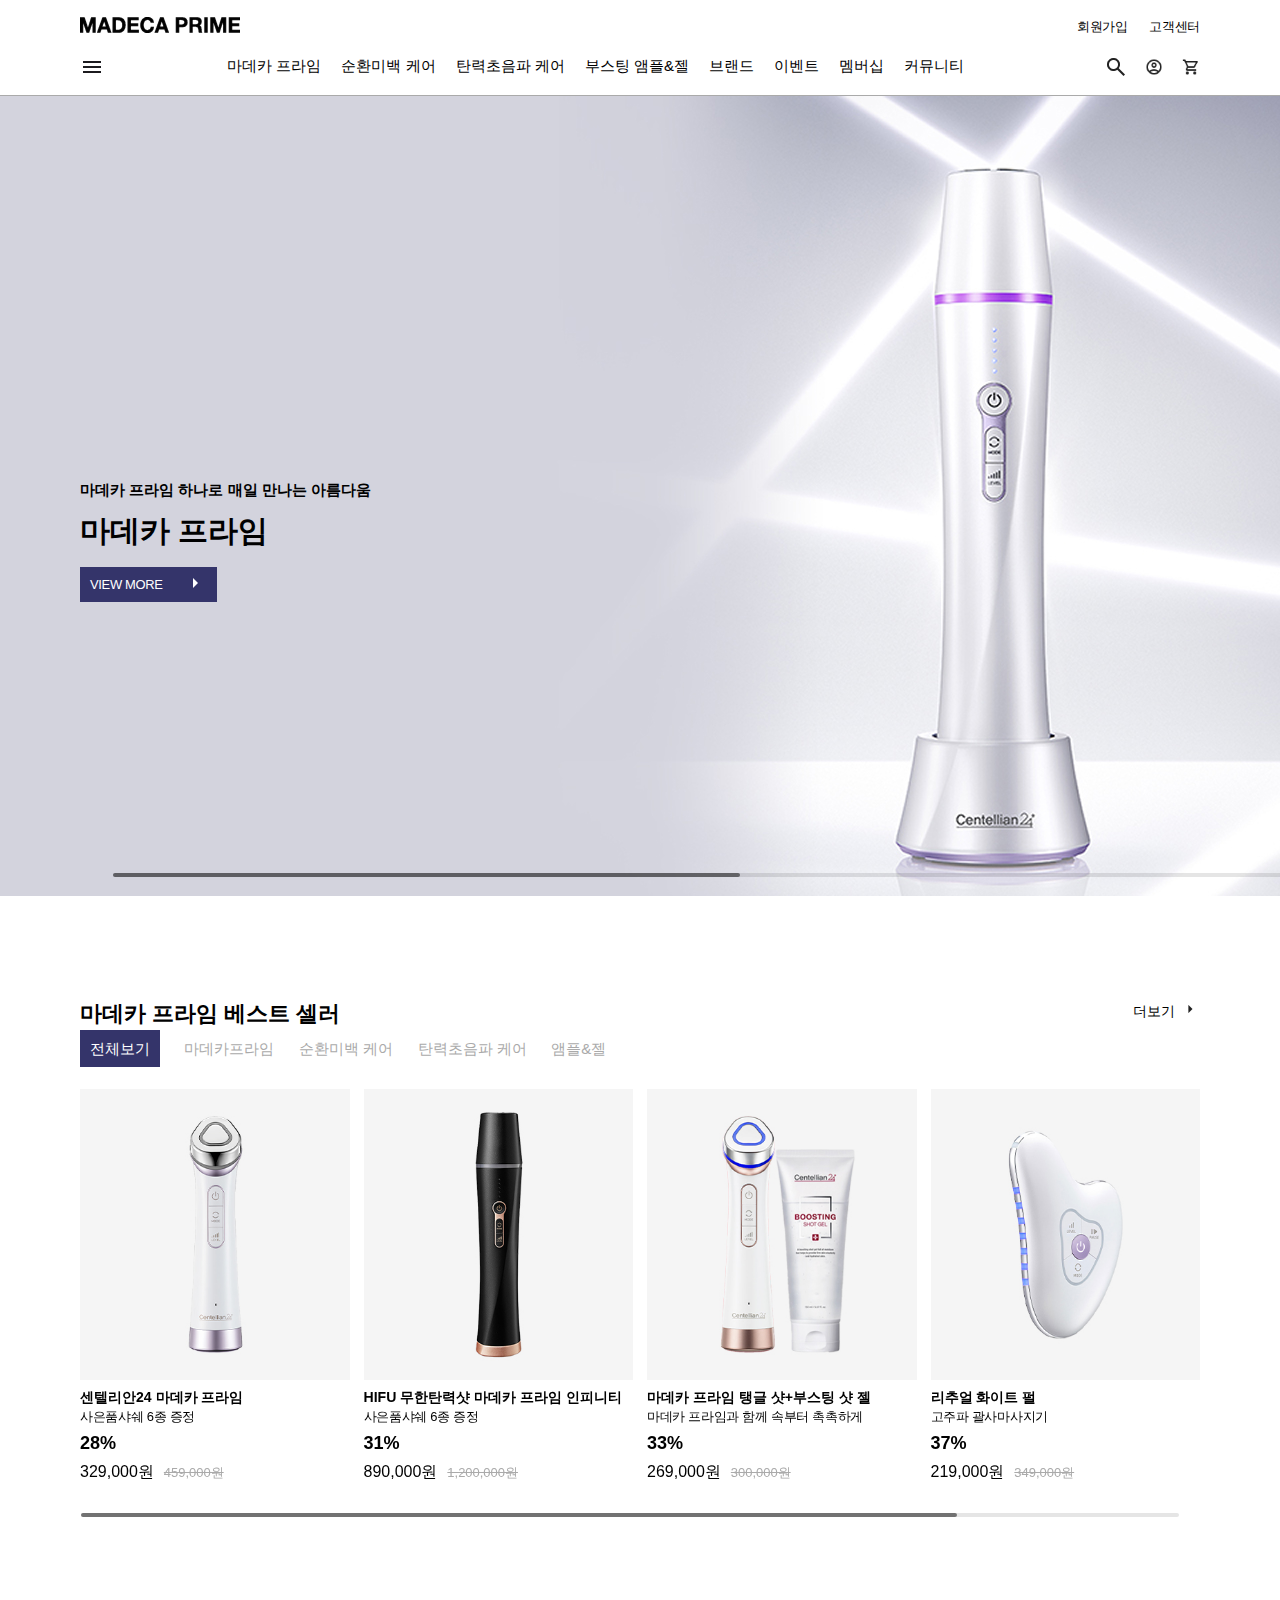
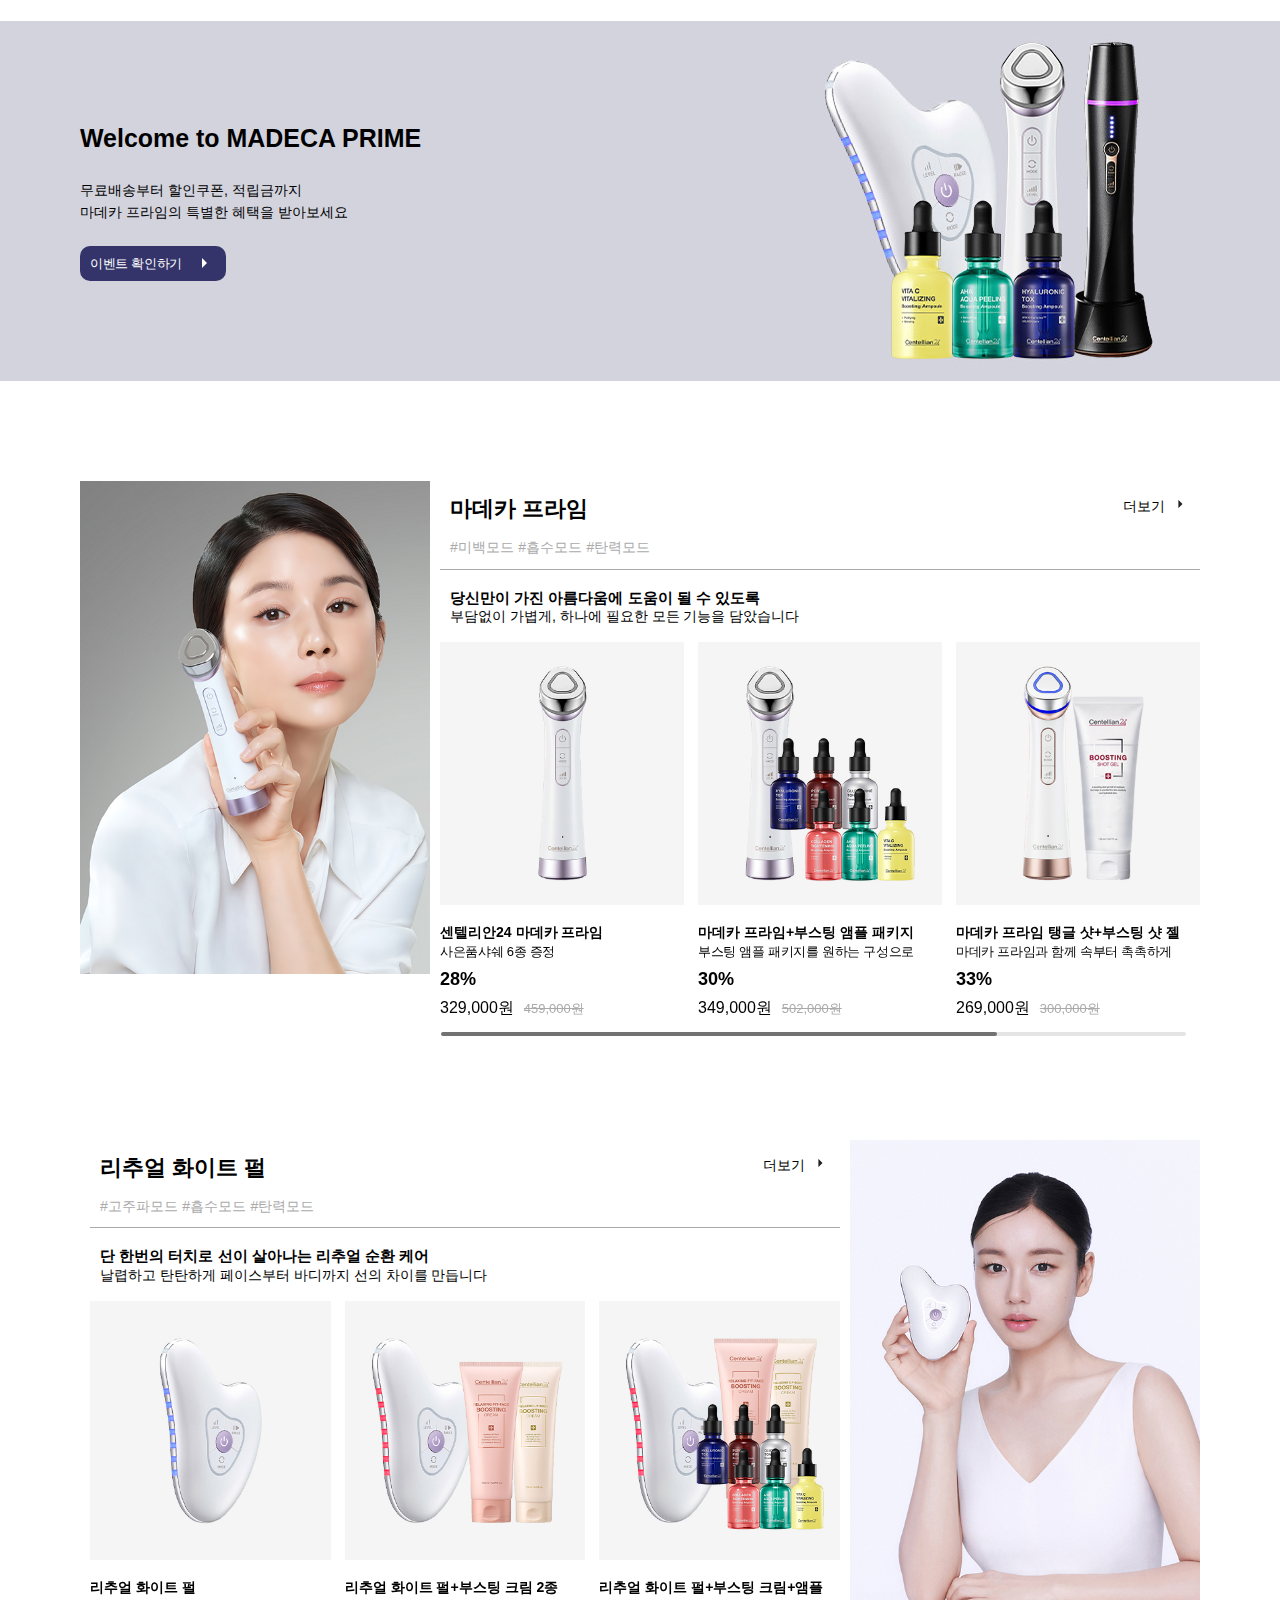
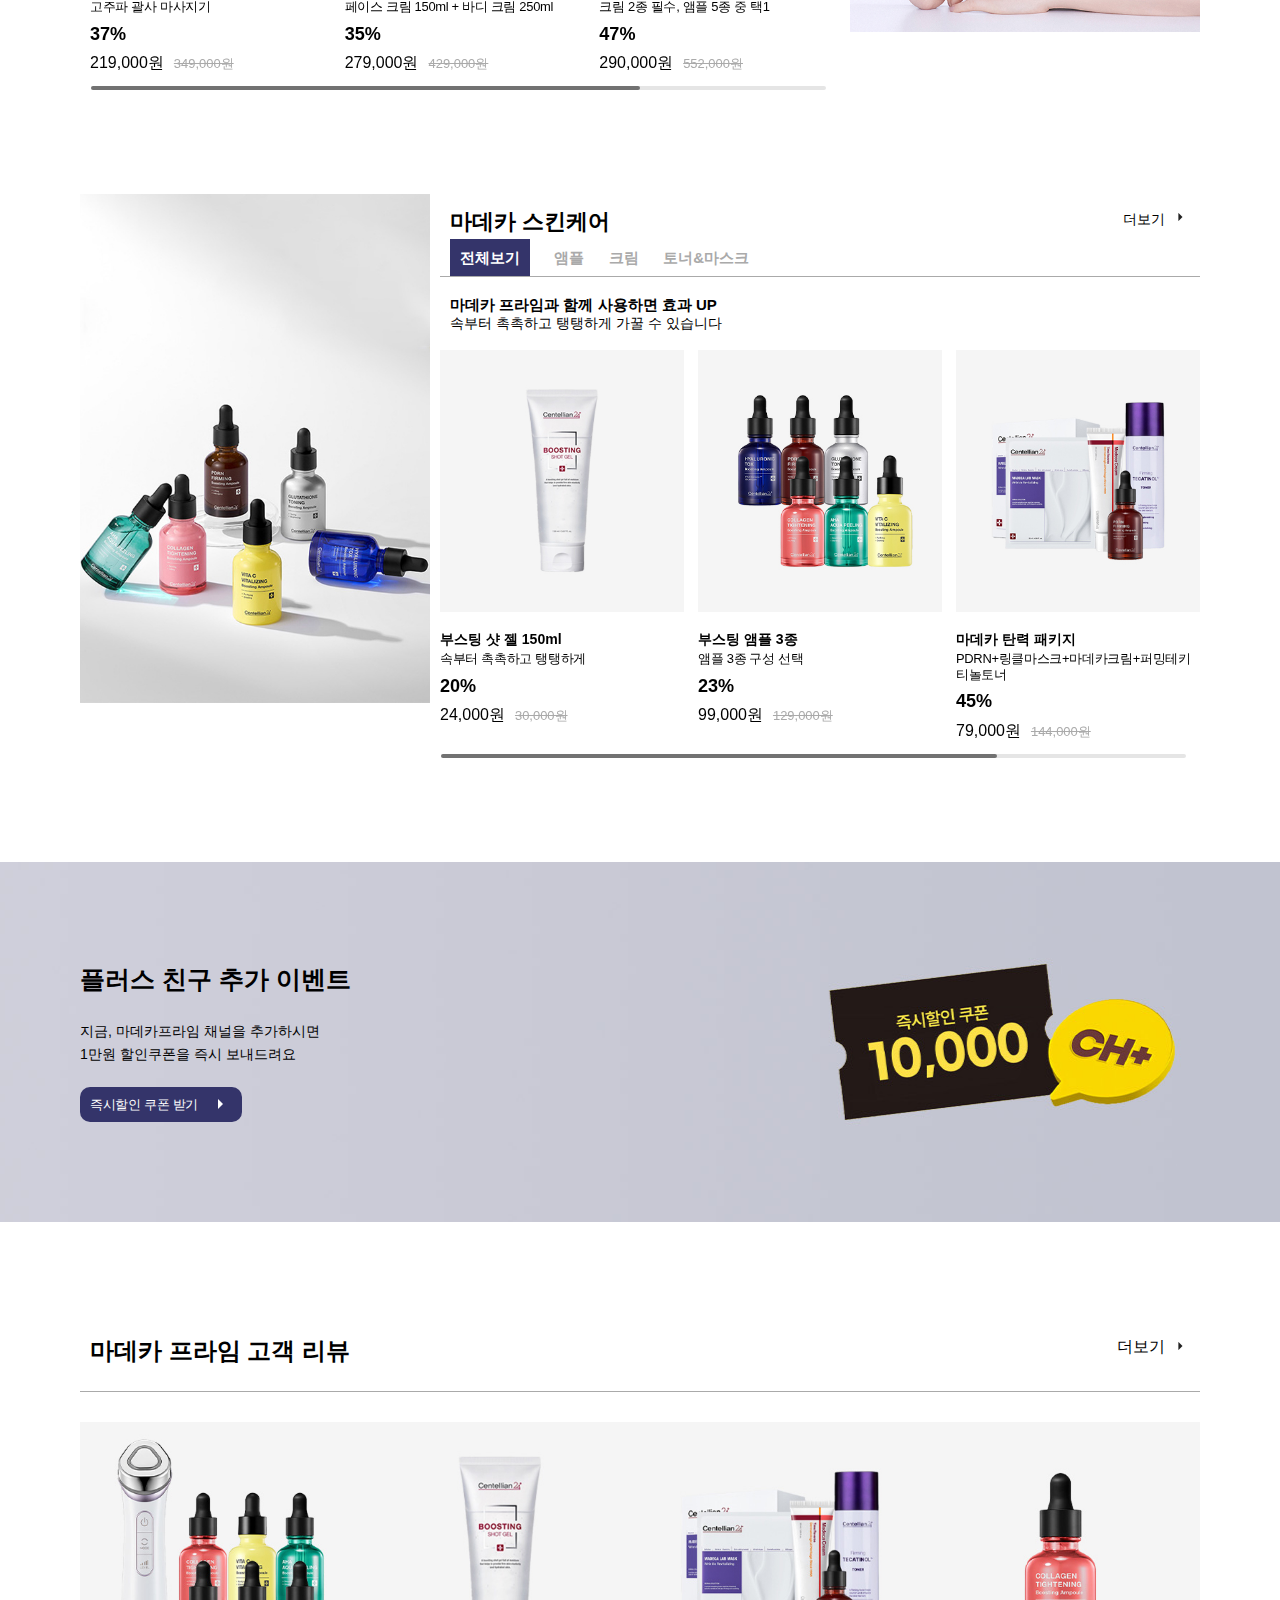
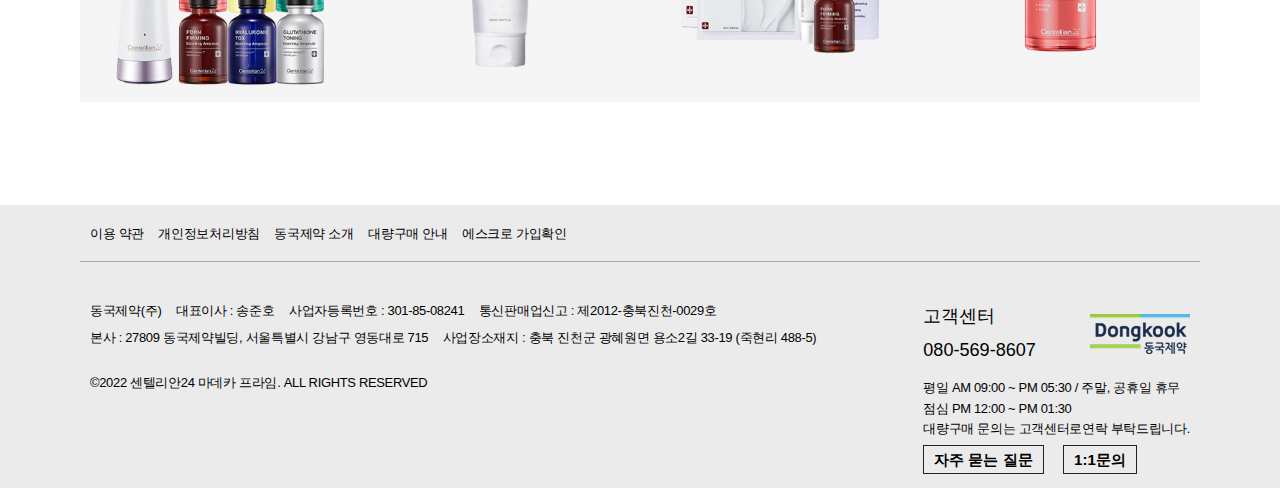
<file: index.html>
<!DOCTYPE html>
<html lang="ko">
<head>
    <meta charset="UTF-8">
    <meta name="viewport" content="width=device-width, initial-scale=1.0">

    <!-- 파비콘 & 글꼴 -->
    <link rel="shortcut icon" href="./images/favi_logo.png" type="iamge/x-icon">
    <link rel="icon" href="./images/favi_logo.png" type="image/x-icon">
    <href="https://cdn.jsdelivr.net/gh/orioncactus/pretendard@v1.3.9/dist/web/static/pretendard-dynamic-subset.min.css">

    <!-- swiper -->
    <link rel="stylesheet" href="https://unpkg.com/swiper/swiper-bundle.min.css">
    <script src="https://unpkg.com/swiper/swiper-bundle.min.js"></script>

    <!-- 디자인파일 -->
    <link rel="stylesheet" href="./style/reset.css">
    <link rel="stylesheet" href="./style/common.css">
    <link rel="stylesheet" href="./style/index.css">
    <link rel="stylesheet" href="./style/resposive.css">

    <!-- 스크립트 -->
    <script src="./script/index.js" defer></script>
    <title>센텔리안24 마데카 프라임</title>
</head>
<body>
    <div class="h_bg">
        <header>
            <div class="h_top">
                <h1><a href="./index.html"><img src="./images/logo.png" alt="센텔리안24 마데카 프라임"></a></h1>
                <div class="top_right">
                    <a href="#">회원가입</a>
                    <a href="#">고객센터</a>
                </div>
            </div>
            <div class="h_btm">
                <!-- 모바일 메뉴 클릭시 실행되는 서브메뉴 전체 (아래) -->
                <a href="#" class="m_menu"><img src="./images/ham_menu.png" alt=""></a>
                <div class="m_nav"> <!-- 포지션 픽스 -->
                    <button type="button" class="close"><img src="./images/close.png" alt="서브메뉴닫기"><!-- 닫기 --></button>
                    <nav>
                        <ul class="m_ul">
                            <li><a href="./sub.html">마데카 프라임</a></li>
                            <li><a href="./sub.html">순환미백 케어</a></li>
                            <li><a href="./sub.html">탄력초음파 케어</a></li>
                            <li><a href="./sub.html">부스팅 앰플&젤</a></li>
                            <li><a href="./sub.html">브랜드</a></li>
                            <li><a href="./sub.html">이벤트</a></li>
                            <li><a href="./sub.html">멤버십</a></li>
                            <li><a href="./sub.html">커뮤니티</a></li>
                        </ul>
                    </nav>
                </div>
                <!-- 모바일 메뉴 클릭시 실행되는 서브메뉴 전체 (끝) -->
                <nav>
                    <ul>
                        <li><a href="./sub.html">마데카 프라임</a></li>
                        <li><a href="./sub.html">순환미백 케어</a></li>
                        <li><a href="./sub.html">탄력초음파 케어</a></li>
                        <li><a href="./sub.html">부스팅 앰플&젤</a></li>
                        <li><a href="./sub.html">브랜드</a></li>
                        <li><a href="./sub.html">이벤트</a></li>
                        <li><a href="./sub.html">멤버십</a></li>
                        <li><a href="./sub.html">커뮤니티</a></li>
                    </ul>
                </nav>
                <div class="btm_right">
                    <a href="#"><img src="./images/search.png" alt="검색하기"></a>
                    <a href="#"><img src="./images/mypage.png" alt="로그인하기"></a>
                    <a href="#"><img src="./images/cart.png" alt="장바구니"></a>
                </div>
            </div>
        </header>
    </div>
    <main>
    <!----------------------배너---------------------->
        <!-- Swiper 슬라이드가 보이는 영역 -->
        <div class="swiper main_swiper">
            <!-- 실제로 움직이는 영역 -->
            <div class="swiper-wrapper">
                <!-- 개별슬라이드 -->
                <div class="swiper-slide slide1"><!-- 배경 삽입 -->
                    <div class="contents">
                        <p>마데카 프라임 하나로 매일 만나는 아름다움</p>
                        <h1 class="sub_title">마데카 프라임</h1>
                        <a href="./sub.html" class="btn_link">VIEW MORE<img src="./images/arrow_w.png" alt=""></a>
                    </div>
                </div>
                <div class="swiper-slide slide2"><!-- 배경 삽입 -->
                    <div class="contents">
                        <p>지금까지의 모든 탄력, 인피니티로 압도하다</p>
                        <h1 class="sub_title">마데카 프라임 인피니티</h1>
                        <a href="./sub.html" class="btn_link">VIEW MORE<img src="./images/arrow_w.png" alt=""></a>
                    </div>
                </div>
            </div>        
            <div class="progress">
                <div class="swiper-scrollbar"></div>
            </div>
        </div>
        <!----------------------베스트셀러---------------------->
        <div class="item_wrap row1">
            <div class="title_contents">
                <div class="t_top">
                    <h2 class="title_row">마데카 프라임 베스트 셀러</h2>
                    <div class="more_view">
                        <a href="./sub.html">더보기<img src="./images/arrow_b.png" alt="더보기"></a>
                    </div>
                </div>
                <div class="t_btm">
                    <a href="./sub.html" class="active">전체보기</a>
                    <a href="./sub.html">마데카프라임</a>
                    <a href="./sub.html">순환미백 케어</a>
                    <a href="./sub.html">탄력초음파 케어</a>
                    <a href="./sub.html">앰플&젤</a>
                </div>
            </div>
            <div class="tab_container"> <!-- 탭 전체 묶음 컨테이너 -->
                <div class="best all"> <!-- 전체보기 묶음 -->
                    <div class="swiper i_slide1">
                        <div class="swiper-wrapper">
                            <div class="swiper-slide item1">
                                <div class="item">
                                    <a href="./item.html"><img src="./images/best_001.jpg" alt=""></a>
                                    <div class="item_info">
                                        <div class="name_sale">
                                            <div class="name">
                                                <h3>센텔리안24 마데카 프라임</h3>
                                                <p class="i_txt">사은품샤쉐 6종 증정</p>
                                            </div>
                                            <p class="sale">28%</p>
                                        </div>
                                        <p class="price">329,000원<del>459,000원</del></p>
                                    </div>
                                </div>
                            </div>
                            <div class="swiper-slide item2">
                                <div class="item">
                                    <a href="./item.html"><img src="./images/best_002.jpg" alt=""></a>
                                    <div class="item_info">
                                        <div class="name_sale">
                                            <div class="name">
                                                <h3>HIFU 무한탄력샷 마데카 프라임 인피니티</h3>
                                                <p class="i_txt">사은품샤쉐 6종 증정</p>
                                            </div>
                                            <p class="sale">31%</p>
                                        </div>
                                        <p class="price">890,000원<del>1,200,000원</del></p>
                                    </div>
                                </div>
                            </div>
                            <div class="swiper-slide item3">
                                <div class="item">
                                    <a href="./item.html"><img src="./images/best_003.jpg" alt=""></a>
                                    <div class="item_info">
                                        <div class="name_sale">
                                            <div class="name">
                                                <h3>마데카 프라임 탱글 샷+부스팅 샷 젤</h3>
                                                <p class="i_txt">마데카 프라임과 함께 속부터 촉촉하게</p>
                                            </div>
                                            <p class="sale">33%</p>
                                        </div>
                                        <p class="price">269,000원<del>300,000원</del></p>
                                    </div>
                                </div>
                            </div>
                            <div class="swiper-slide item4">
                                <div class="item">
                                    <a href="./item.html"><img src="./images/best_004.jpg" alt=""></a>
                                    <div class="item_info">
                                        <div class="name_sale">
                                            <div class="name">
                                                <h3>리추얼 화이트 펄</h3>
                                                <p class="i_txt">고주파 괄사마사지기</p>
                                            </div>
                                            <p class="sale">37%</p>
                                        </div>
                                        <p class="price">219,000원<del>349,000원</del></p>
                                    </div>
                                </div>
                            </div>
                            <div class="swiper-slide item1">
                                <div class="item">
                                    <a href="./item.html"><img src="./images/best_006.jpg" alt=""></a>
                                    <div class="item_info">
                                        <div class="name_sale">
                                            <div class="name">
                                                <h3>마테카 프라임 프리즘 핑크</h3>
                                                <p class="i_txt">신제품 핑크 에디션</p>
                                            </div>
                                            <p class="sale">30%</p>
                                        </div>
                                        <p class="price">349,000원<del>502,000원</del></p>
                                    </div>
                                </div>
                            </div>
                        </div>
                    </div>
                    <div class="progress">
                        <div class="swiper-scrollbar"></div>
                    </div>
                </div>
                <div class="best madeca"> <!-- 전체보기 묶음 -->
                    <div class="swiper i_slide1">
                        <div class="swiper-wrapper">
                            <div class="swiper-slide item1">
                                <div class="item">
                                    <a href="./item.html"><img src="./images/best_001.jpg" alt=""></a>
                                    <div class="item_info">
                                        <div class="name_sale">
                                            <div class="name">
                                                <h3>센텔리안24 마데카 프라임</h3>
                                                <p class="i_txt">사은품샤쉐 6종 증정</p>
                                            </div>
                                            <p class="sale">28%</p>
                                        </div>
                                        <p class="price">329,000원<del>459,000원</del></p>
                                    </div>
                                </div>
                            </div>
                            <div class="swiper-slide item2">
                                <div class="item">
                                    <a href="./item.html"><img src="./images/madeca_002.jpg" alt=""></a>
                                    <div class="item_info">
                                        <div class="name_sale">
                                            <div class="name">
                                                <h3>마데카 프라임+부스팅 앰플 패키지</h3>
                                                <p class="i_txt">부스팅 앰플 6종 중 원하는 구성으로!</p>
                                            </div>
                                            <p class="sale">30%</p>
                                        </div>
                                        <p class="price">349,000원<del>502,000원</del></p>
                                    </div>
                                </div>
                            </div>
                            <div class="swiper-slide item3">
                                <div class="item">
                                    <a href="./item.html"><img src="./images/best_003.jpg" alt=""></a>
                                    <div class="item_info">
                                        <div class="name_sale">
                                            <div class="name">
                                                <h3>마데카 프라임+부스팅 샷 젤</h3>
                                                <p class="i_txt">각질개선, 흡수, 탄력 등 효과 UP!</p>
                                            </div>
                                            <p class="sale">31%</p>
                                        </div>
                                        <p class="price">339,000원<del>489,000원</del></p>
                                    </div>
                                </div>
                            </div>
                            <div class="swiper-slide item4">
                                <div class="item">
                                    <a href="./item.html"><img src="./images/madeca_004.jpg" alt=""></a>
                                    <div class="item_info">
                                        <div class="name_sale">
                                            <div class="name">
                                                <h3>마데카 프라임+부스팅 앰플 2종</h3>
                                                <p class="i_txt">글루타치온/PDRN/히알루론산</p>
                                            </div>
                                            <p class="sale">39%</p>
                                        </div>
                                        <p class="price">359,000원<del>588,000원</del></p>
                                    </div>
                                </div>
                            </div>
                            <div class="swiper-slide item5">
                                <div class="item">
                                    <a href="./item.html"><img src="./images/best_006.jpg" alt=""></a>
                                    <div class="item_info">
                                        <div class="name_sale">
                                            <div class="name">
                                                <h3>마테카 프라임 프리즘 핑크</h3>
                                                <p class="i_txt">신제품 핑크 에디션</p>
                                            </div>
                                            <p class="sale">30%</p>
                                        </div>
                                        <p class="price">349,000원<del>502,000원</del></p>
                                    </div>
                                </div>
                            </div>
                        </div>
                    </div>
                    <div class="progress">
                        <div class="swiper-scrollbar"></div>
                    </div>
                </div>
                <div class="best circulation"> <!-- 전체보기 묶음 -->
                    <div class="swiper i_slide1">
                        <div class="swiper-wrapper">
                            <div class="swiper-slide item1">
                                <div class="item">
                                    <a href="./item.html"><img src="./images/white_001.jpg" alt=""></a>
                                    <div class="item_info">
                                        <div class="name_sale">
                                            <div class="name">
                                                <h3>리추얼 화이트 펄</h3>
                                                <p class="i_txt">고주파 괄사 마사지기</p>
                                            </div>
                                            <p class="sale">37%</p>
                                        </div>
                                        <p class="price">219,000원<del>349,000원</del></p>
                                    </div>
                                </div>
                            </div>
                            <div class="swiper-slide item2">
                                <div class="item">
                                    <a href="./item.html"><img src="./images/white_002.jpg" alt=""></a>
                                    <div class="item_info">
                                        <div class="name_sale">
                                            <div class="name">
                                                <h3>리추얼 화이트 펄+부스팅 크림 2종</h3>
                                                <p class="i_txt">페이스 크림 150ml + 바디 크림 250ml</p>
                                            </div>
                                            <p class="sale">35%</p>
                                        </div>
                                        <p class="price">279,000원<del>429,000원</del></p>
                                    </div>
                                </div>
                            </div>
                            <div class="swiper-slide item3">
                                <div class="item">
                                    <a href="./item.html"><img src="./images/white_003.jpg" alt=""></a>
                                    <div class="item_info">
                                        <div class="name_sale">
                                            <div class="name">
                                                <h3>리추얼 화이트 펄+부스팅 크림+앰플</h3>
                                                <p class="i_txt">크림 2종 필수, 앰플 5종 중 택1</p>
                                            </div>
                                            <p class="sale">47%</p>
                                        </div>
                                        <p class="price">290,000원<del>552,000원</del></p>
                                    </div>
                                </div>
                            </div>
                            <div class="swiper-slide item4">
                                <div class="item">
                                    <a href="./item.html"><img src="./images/circle_001.jpg" alt=""></a>
                                    <div class="item_info">
                                        <div class="name_sale">
                                            <div class="name">
                                                <h3>마데카 프라임 탱글샷</h3>
                                                <p class="i_txt">탄력, 흡수를 한번에!</p>
                                            </div>
                                            <p class="sale">30%</p>
                                        </div>
                                        <p class="price">259,000원<del>369,000원</del></p>
                                    </div>
                                </div>
                            </div>
                            <div class="swiper-slide item5">
                                <div class="item">
                                    <a href="./item.html"><img src="./images/circle_002.jpg" alt=""></a>
                                    <div class="item_info">
                                        <div class="name_sale">
                                            <div class="name">
                                                <h3>마데카 프라임 팅글샷+부스팅 앰플 패키지</h3>
                                                <p class="i_txt">물광집중케어! 효과 UP</p>
                                            </div>
                                            <p class="sale"></p>
                                        </div>
                                        <p class="price">459,000원<del></del></p>
                                    </div>
                                </div>
                            </div>
                        </div>
                    </div>
                    <div class="progress">
                        <div class="swiper-scrollbar"></div>
                    </div>
                </div>
                <div class="best elasticity"> <!-- 전체보기 묶음 -->
                    <div class="swiper i_slide1">
                        <div class="swiper-wrapper">
                            <div class="swiper-slide item1">
                                <div class="item">
                                    <a href="./item.html"><img src="./images/best_002.jpg" alt=""></a>
                                    <div class="item_info">
                                        <div class="name_sale">
                                            <div class="name">
                                                <h3>센텔리안24 마데카 프라임 인피니티</h3>
                                                <p class="i_txt">사은품샤쉐 6종 증정</p>
                                            </div>
                                            <p class="sale">31%</p>
                                        </div>
                                        <p class="price">890,000원<del>1,290,000원</del></p>
                                    </div>
                                </div>
                            </div>
                            <div class="swiper-slide item2">
                                <div class="item">
                                    <a href="./item.html"><img src="./images/infinite_003.jpg" alt=""></a>
                                    <div class="item_info">
                                        <div class="name_sale">
                                            <div class="name">
                                                <h3>마데카 프라임 인피니티 화이트</h3>
                                                <p class="i_txt">#무한탄력샷 #흡수_탄력_듀얼기능</p>
                                            </div>
                                            <p class="sale">31%</p>
                                        </div>
                                        <p class="price">890,000원<del>1,290,000원</del></p>
                                    </div>
                                </div>
                            </div>
                            <div class="swiper-slide item3">
                                <div class="item">
                                    <a href="./item.html"><img src="./images/infinite_001.jpg" alt=""></a>
                                    <div class="item_info">
                                        <div class="name_sale">
                                            <div class="name">
                                                <h3>마데카 프라임 인피니티+부스팅 샷 젤 3종</h3>
                                                <p class="i_txt">#5분_1000샷 #시너지템부스팅샷젤</p>
                                            </div>
                                            <p class="sale">34%</p>
                                        </div>
                                        <p class="price">915,000원<del>1,380,000원</del></p>
                                    </div>
                                </div>
                            </div>
                            <div class="swiper-slide item4">
                                <div class="item">
                                    <a href="./item.html"><img src="./images/infinite_002.jpg" alt=""></a>
                                    <div class="item_info">
                                        <div class="name_sale">
                                            <div class="name">
                                                <h3>마데카 프라임 인피니티+부스팅 앰플 3종</h3>
                                                <p class="i_txt">#시너지템부스팅앰플 #수직HIFU</p>
                                            </div>
                                            <p class="sale">31%</p>
                                        </div>
                                        <p class="price">980,000원<del>1,419,000원</del></p>
                                    </div>
                                </div>
                            </div>
                            <div class="swiper-slide item1">
                                <div class="item">
                                    <a href="./item.html"><img src="./images/infinite_004.jpg" alt=""></a>
                                    <div class="item_info">
                                        <div class="name_sale">
                                            <div class="name">
                                                <h3>인피니티 피디알엔 기초 패키지</h3>
                                                <p class="i_txt"></p>
                                            </div>
                                            <p class="sale">31%</p>
                                        </div>
                                        <p class="price">1,000,000원<del>1,450,000원</del></p>
                                    </div>
                                </div>
                            </div>
                        </div>
                    </div>
                    <div class="progress">
                        <div class="swiper-scrollbar"></div>
                    </div>
                </div>
                <div class="best ampoule"> <!-- 전체보기 묶음 -->
                    <div class="swiper i_slide1">
                        <div class="swiper-wrapper">
                            <div class="swiper-slide item1">
                                <div class="item">
                                    <a href="./item.html"><img src="./images/skin_004.jpg" alt=""></a>
                                    <div class="item_info">
                                        <div class="name_sale">
                                            <div class="name">
                                                <h3>PDRN 퍼밍 부스팅 앰플</h3>
                                                <p class="i_txt">#연어앰플 #탄력앰플 #주름앰플</p>
                                            </div>
                                            <p class="sale">9%</p>
                                        </div>
                                        <p class="price">39,000원<del>43,000원</del></p>
                                    </div>
                                </div>
                            </div>
                            <div class="swiper-slide item2">
                                <div class="item">
                                    <a href="./item.html"><img src="./images/skin_002.jpg" alt=""></a>
                                    <div class="item_info">
                                        <div class="name_sale">
                                            <div class="name">
                                                <h3>부스팅 앰플 3종</h3>
                                                <p class="i_txt">마데카 프라임과 함께 쓰면 효과 UP!</p>
                                            </div>
                                            <p class="sale">23%</p>
                                        </div>
                                        <p class="price">99,000원<del>129,000원</del></p>
                                    </div>
                                </div>
                            </div>
                            <div class="swiper-slide item3">
                                <div class="item">
                                    <a href="./item.html"><img src="./images/skin_003.jpg" alt=""></a>
                                    <div class="item_info">
                                        <div class="name_sale">
                                            <div class="name">
                                                <h3>마데카 탄력 패키지</h3>
                                                <p class="i_txt">PDRN+링클마스크+마데카크림+퍼밍테키티놀토너</p>
                                            </div>
                                            <p class="sale">45%</p>
                                        </div>
                                        <p class="price">79,000원<del>144,000원</del></p>
                                    </div>
                                </div>
                            </div>
                            <div class="swiper-slide item4">
                                <div class="item">
                                    <a href="./item.html"><img src="./images/skin_005.jpg" alt=""></a>
                                    <div class="item_info">
                                        <div class="name_sale">
                                            <div class="name">
                                                <h3>콜라겐 타이트닝 부스팅 앰플</h3>
                                                <p class="i_txt">#바르는콜라겐앰플 #탄력광앰플</p>
                                            </div>
                                            <p class="sale">9%</p>
                                        </div>
                                        <p class="price">39,000원<del>43,000원</del></p>
                                    </div>
                                </div>
                            </div>
                            <div class="swiper-slide item5">
                                <div class="item">
                                    <a href="./item.html"><img src="./images/skin_006.jpg" alt=""></a>
                                    <div class="item_info">
                                        <div class="name_sale">
                                            <div class="name">
                                                <h3>히알루론산 톡스 부스팅 앰플</h3>
                                                <p class="i_txt">#물광앰플 #속광앰플</p>
                                            </div>
                                            <p class="sale">9%</p>
                                        </div>
                                        <p class="price">39,000원<del>43,000원</del></p>
                                    </div>
                                </div>
                            </div>
                        </div>
                    </div>
                    <div class="progress">
                        <div class="swiper-scrollbar"></div>
                    </div>
                </div>
            </div>
        </div>
        <!----------------------배너1---------------------->
        <div class="event_bnr row2">
            <div class="bnr_contents">
                <h4>Welcome to MADECA PRIME</h4>
                <p class="bnr_txt">무료배송부터 할인쿠폰, 적립금까지<br>마데카 프라임의 특별한 혜택을 받아보세요</p>
                <div class="bnr_link">
                    <a href="./sub.html">이벤트 확인하기<img src="./images/arrow_w.png" alt="이벤트 확인하기"></a>
                </div>
            </div>
        </div>
        <!----------------------마데카 프라임---------------------->
        <div class="item_wrap row3">
            <div class="big_main">
                <a href="./sub.html"><img src="./images/madeca_main.jpg" alt=""></a>
            </div>
            <div class="item_list">
                <div class="title_contents">
                    <div class="t_top">
                        <div class="t_left">
                            <h2 class="title_row">마데카 프라임</h2>
                            <div class="title_btm">
                                <span>#미백모드</span>
                                <span>#흡수모드</span>
                                <span>#탄력모드</span>
                            </div>
                        </div>
                        <div class="more_view">
                            <a href="./sub.html">더보기<img src="./images/arrow_b.png" alt="더보기"></a>
                        </div>
                    </div>
                    <div class="t_btm">
                        <p class="em">당신만이 가진 아름다움에 도움이 될 수 있도록</p>
                        <p class="txt">부담없이 가볍게, 하나에 필요한 모든 기능을 담았습니다</p>
                    </div>
                </div>
                <div class="item_contents "> <!-- 전체보기 묶음 -->
                    <div class="swiper i_slide2">
                        <div class="swiper-wrapper">
                            <div class="swiper-slide item1">
                                <div class="item">
                                    <a href="./item.html"><img src="./images/madeca_001.jpg" alt=""></a>
                                    <div class="item_info">
                                        <div class="name_sale">
                                            <div class="name">
                                                <h3>센텔리안24 마데카 프라임</h3>
                                                <p class="i_txt">사은품샤쉐 6종 증정</p>
                                            </div>
                                            <p class="sale">28%</p>
                                        </div>
                                        <p class="price">329,000원<del>459,000원</del></p>
                                    </div>
                                </div>
                            </div>
                            <div class="swiper-slide item2">
                                <div class="item">
                                    <a href="./item.html"><img src="./images/madeca_002.jpg" alt=""></a>
                                    <div class="item_info">
                                        <div class="name_sale">
                                            <div class="name">
                                                <h3>마데카 프라임+부스팅 앰플 패키지</h3>
                                                <p class="i_txt">부스팅 앰플 패키지를 원하는 구성으로</p>
                                            </div>
                                            <p class="sale">30%</p>
                                        </div>
                                        <p class="price">349,000원<del>502,000원</del></p>
                                    </div>
                                </div>
                            </div>
                            <div class="swiper-slide item3">
                                <div class="item">
                                    <a href="./item.html"><img src="./images/madeca_003.jpg" alt=""></a>
                                    <div class="item_info">
                                        <div class="name_sale">
                                            <div class="name">
                                                <h3>마데카 프라임 탱글 샷+부스팅 샷 젤</h3>
                                                <p class="i_txt">마데카 프라임과 함께 속부터 촉촉하게</p>
                                            </div>
                                            <p class="sale">33%</p>
                                        </div>
                                        <p class="price">269,000원<del>300,000원</del></p>
                                    </div>
                                </div>
                            </div>
                            <div class="swiper-slide item2">
                                <div class="item">
                                    <a href="./item.html"><img src="./images/madeca_002.jpg" alt=""></a>
                                    <div class="item_info">
                                        <div class="name_sale">
                                            <div class="name">
                                                <h3>마데카 프라임+부스팅 앰플 패키지</h3>
                                                <p class="i_txt">부스팅 앰플 패키지를 원하는 구성으로</p>
                                            </div>
                                            <p class="sale">30%</p>
                                        </div>
                                        <p class="price">349,000원<del>502,000원</del></p>
                                    </div>
                                </div>
                            </div>
                        </div>
                    </div>
                    <div class="progress">
                        <div class="swiper-scrollbar"></div>
                    </div>
                </div>
            </div>
        </div>
        <!----------------------리추얼 화이트 펄---------------------->
        <div class="item_wrap row4">
            <div class="item_list">
                <div class="title_contents">
                    <div class="t_top">
                        <div class="t_left">
                            <h2 class="title_row">리추얼 화이트 펄</h2>
                            <div class="title_btm">
                                <span>#고주파모드</span>
                                <span>#흡수모드</span>
                                <span>#탄력모드</span>
                            </div>
                        </div>
                        <div class="more_view">
                            <a href="./sub.html">더보기<img src="./images/arrow_b.png" alt="더보기"></a>
                        </div>
                    </div>
                    <div class="t_btm">
                        <p class="em">단 한번의 터치로 선이 살아나는 리추얼 순환 케어</p>
                        <p class="txt">날렵하고 탄탄하게 페이스부터 바디까지 선의 차이를 만듭니다</p>
                    </div>
                </div>
                <div class="item_contents"> <!-- 전체보기 묶음 -->
                    <div class="swiper i_slide3">
                        <div class="swiper-wrapper">
                            <div class="swiper-slide item1">
                                <div class="item">
                                    <a href="./item.html"><img src="./images/white_001.jpg" alt=""></a>
                                    <div class="item_info">
                                        <div class="name_sale">
                                            <div class="name">
                                                <h3>리추얼 화이트 펄</h3>
                                                <p class="i_txt">고주파 괄사 마사지기</p>
                                            </div>
                                            <p class="sale">37%</p>
                                        </div>
                                        <p class="price">219,000원<del>349,000원</del></p>
                                    </div>
                                </div>
                            </div>
                            <div class="swiper-slide item2">
                                <div class="item">
                                    <a href="./item.html"><img src="./images/white_002.jpg" alt=""></a>
                                    <div class="item_info">
                                        <div class="name_sale">
                                            <div class="name">
                                                <h3>리추얼 화이트 펄+부스팅 크림 2종</h3>
                                                <p class="i_txt">페이스 크림 150ml + 바디 크림 250ml</p>
                                            </div>
                                            <p class="sale">35%</p>
                                        </div>
                                        <p class="price">279,000원<del>429,000원</del></p>
                                    </div>
                                </div>
                            </div>
                            <div class="swiper-slide item3">
                                <div class="item">
                                    <a href="./item.html"><img src="./images/white_003.jpg" alt=""></a>
                                    <div class="item_info">
                                        <div class="name_sale">
                                            <div class="name">
                                                <h3>리추얼 화이트 펄+부스팅 크림+앰플</h3>
                                                <p class="i_txt">크림 2종 필수, 앰플 5종 중 택1</p>
                                            </div>
                                            <p class="sale">47%</p>
                                        </div>
                                        <p class="price">290,000원<del>552,000원</del></p>
                                    </div>
                                </div>
                            </div>
                            <div class="swiper-slide item2">
                                <div class="item">
                                    <a href="./item.html"><img src="./images/white_002.jpg" alt=""></a>
                                    <div class="item_info">
                                        <div class="name_sale">
                                            <div class="name">
                                                <h3>리추얼 화이트 펄+부스팅 크림 2종</h3>
                                                <p class="i_txt">페이스 크림 150ml + 바디 크림 250ml</p>
                                            </div>
                                            <p class="sale">35%</p>
                                        </div>
                                        <p class="price">279,000원<del>429,000원</del></p>
                                    </div>
                                </div>
                            </div>
                        </div>
                    </div>
                    <div class="progress">
                        <div class="swiper-scrollbar"></div>
                    </div>
                </div>
            </div>
            <div class="big_main">
                <a href="./sub.html"><img src="./images/white_main.jpg" alt=""></a>
            </div>
        </div>
        <!----------------------마데카스킨케어---------------------->
        <div class="item_wrap row5">
            <div class="big_main">
                <a href="./sub.html"><img src="./images/skin_main.jpg" alt=""></a>
            </div>
            <div class="item_list">
                <div class="title_contents">
                    <div class="t_top">
                        <div class="t_left">
                            <h2 class="title_row">마데카 스킨케어</h2>
                            <div class="title_btm">
                                <a href="./sub.html" class="active">전체보기</a>
                                <a href="./sub.html">앰플</a>
                                <a href="./sub.html">크림</a>
                                <a href="./sub.html">토너&마스크</a>
                            </div>
                        </div>
                        <div class="more_view">
                            <a href="sub.html">더보기<img src="./images/arrow_b.png" alt="더보기"></a>
                        </div>
                    </div>
                    <div class="t_btm">
                        <p class="em">마데카 프라임과 함께 사용하면 효과 UP</p>
                        <p class="txt">속부터 촉촉하고 탱탱하게 가꿀 수 있습니다</p>
                    </div>
                </div>
                <div class="tab_container">
                    <div class="item_contents skin"> <!-- 전체보기 묶음 -->
                        <div class="swiper i_slide4">
                            <div class="swiper-wrapper">
                                <div class="swiper-slide item1">
                                    <div class="item">
                                        <a href="./item.html"><img src="./images/skin_001.jpg" alt=""></a>
                                        <div class="item_info">
                                            <div class="name_sale">
                                                <div class="name">
                                                    <h3>부스팅 샷 젤 150ml</h3>
                                                    <p class="i_txt">속부터 촉촉하고 탱탱하게</p>
                                                </div>
                                                <p class="sale">20%</p>
                                            </div>
                                            <p class="price">24,000원<del>30,000원</del></p>
                                        </div>
                                    </div>
                                </div>
                                <div class="swiper-slide item2">
                                    <div class="item">
                                        <a href="./item.html"><img src="./images/skin_002.jpg" alt=""></a>
                                        <div class="item_info">
                                            <div class="name_sale">
                                                <div class="name">
                                                    <h3>부스팅 앰플 3종</h3>
                                                    <p class="i_txt">앰플 3종 구성 선택</p>
                                                </div>
                                                <p class="sale">23%</p>
                                            </div>
                                            <p class="price">99,000원<del>129,000원</del></p>
                                        </div>
                                    </div>
                                </div>
                                <div class="swiper-slide item3">
                                    <div class="item">
                                        <a href="./item.html"><img src="./images/skin_003.jpg" alt=""></a>
                                        <div class="item_info">
                                            <div class="name_sale">
                                                <div class="name">
                                                    <h3>마데카 탄력 패키지</h3>
                                                    <p class="i_txt">PDRN+링클마스크+마데카크림+퍼밍테키티놀토너</p>
                                                </div>
                                                <p class="sale">45%</p>
                                            </div>
                                            <p class="price">79,000원<del>144,000원</del></p>
                                        </div>
                                    </div>
                                </div>
                                <div class="swiper-slide item4">
                                    <div class="item">
                                        <a href="./item.html"><img src="./images/skin_004.jpg" alt=""></a>
                                        <div class="item_info">
                                            <div class="name_sale">
                                                <div class="name">
                                                    <h3>PDRN 퍼밍 부스팅 앰플</h3>
                                                    <p class="i_txt">#연어앰플 #탄력앰플 #주름앰플</p>
                                                </div>
                                                <p class="sale">9%</p>
                                            </div>
                                            <p class="price">39,000원<del>43,000원</del></p>
                                        </div>
                                    </div>
                                </div>
                            </div>
                        </div>
                        <div class="progress">
                            <div class="swiper-scrollbar"></div>
                        </div>
                    </div>
                    <div class="item_contents ampoules"> <!-- 전체보기 묶음 -->
                        <div class="swiper i_slide4">
                            <div class="swiper-wrapper">
                                <div class="swiper-slide item1">
                                    <div class="item">
                                        <a href="./item.html"><img src="./images/pad.jpg" alt=""></a>
                                        <div class="item_info">
                                            <div class="name_sale">
                                                <div class="name">
                                                    <h3>마데카 멜라캡처 앰플 165ml (60매)</h3>
                                                    <p class="i_txt">#앰플11병패드 #기미컬러체인지팩</p>
                                                </div>
                                                <p class="sale">42%</p>
                                            </div>
                                            <p class="price">15,000원<del>26,000원</del></p>
                                        </div>
                                    </div>
                                </div>
                                <div class="swiper-slide item2">
                                    <div class="item">
                                        <a href="./item.html"><img src="./images/treat.jpg" alt=""></a>
                                        <div class="item_info">
                                            <div class="name_sale">
                                                <div class="name">
                                                    <h3>마데카 토닝 에센스 트리트먼트 300ml</h3>
                                                    <p class="i_txt">#첫단계 퍼스트에센스 #수분공급</p>
                                                </div>
                                                <p class="sale">58%</p>
                                            </div>
                                            <p class="price">12,100원<del>28,800원</del></p>
                                        </div>
                                    </div>
                                </div>
                                <div class="swiper-slide item3">
                                    <div class="item">
                                        <a href="./item.html"><img src="./images/skin_002.jpg" alt=""></a>
                                        <div class="item_info">
                                            <div class="name_sale">
                                                <div class="name">
                                                    <h3>부스팅 앰플 3종</h3>
                                                    <p class="i_txt">마데카 프라임과 함께 쓰면 효과 UP!</p>
                                                </div>
                                                <p class="sale">23%</p>
                                            </div>
                                            <p class="price">99,000원<del>129,000원</del></p>
                                        </div>
                                    </div>
                                </div>
                                <div class="swiper-slide item2">
                                    <div class="item">
                                        <a href="./item.html"><img src="./images/skin_003.jpg" alt=""></a>
                                        <div class="item_info">
                                            <div class="name_sale">
                                                <div class="name">
                                                    <h3>마데카 탄력 패키지</h3>
                                                    <p class="i_txt">PDRN앰플+링클 마스크+마데카크림+퍼밍 테카티놀 토너</p>
                                                </div>
                                                <p class="sale">45%</p>
                                            </div>
                                            <p class="price">79,000원<del>144,000원</del></p>
                                        </div>
                                    </div>
                                </div>
                            </div>
                        </div>
                        <div class="progress">
                            <div class="swiper-scrollbar"></div>
                        </div>
                    </div>
                    <div class="item_contents cream"> <!-- 전체보기 묶음 -->
                        <div class="swiper i_slide4">
                            <div class="swiper-wrapper">
                                <div class="swiper-slide item2">
                                    <div class="item">
                                        <a href="./item.html"><img src="./images/season7.jpg" alt=""></a>
                                        <div class="item_info">
                                            <div class="name_sale">
                                                <div class="name">
                                                    <h3>마데카 크림 시즌7 타임리버스 50ml 1+1</h3>
                                                    <p class="i_txt">크림계의 진정한 올라운더</p>
                                                </div>
                                                <p class="sale">56%</p>
                                            </div>
                                            <p class="price">33,500원<del>76,000원</del></p>
                                        </div>
                                    </div>
                                </div>
                                <div class="swiper-slide item1">
                                    <div class="item">
                                        <a href="./item.html"><img src="./images/sun.jpg" alt=""></a>
                                        <div class="item_info">
                                            <div class="name_sale">
                                                <div class="name">
                                                    <h3>선 마데카 크림 듀오</h3>
                                                    <p class="i_txt">지친 피부 고민 해결사</p>
                                                </div>
                                                <p class="sale">64%</p>
                                            </div>
                                            <p class="price">20,000원<del>56,000원</del></p>
                                        </div>
                                    </div>
                                </div>
                                <div class="swiper-slide item2">
                                    <div class="item">
                                        <a href="./item.html"><img src="./images/season7.jpg" alt=""></a>
                                        <div class="item_info">
                                            <div class="name_sale">
                                                <div class="name">
                                                    <h3>마데카 크림 시즌7 타임리버스 50ml 1+1</h3>
                                                    <p class="i_txt">크림계의 진정한 올라운더</p>
                                                </div>
                                                <p class="sale">56%</p>
                                            </div>
                                            <p class="price">33,500원<del>76,000원</del></p>
                                        </div>
                                    </div>
                                </div>
                                <div class="swiper-slide item3">
                                    <div class="item">
                                        <a href="./item.html"><img src="./images/season7_002.jpg" alt=""></a>
                                        <div class="item_info">
                                            <div class="name_sale">
                                                <div class="name">
                                                    <h3>마데카 크림 시즌7 타임리버스 50ml</h3>
                                                    <p class="i_txt">크림계의 진정한 올라운더</p>
                                                </div>
                                                <p class="sale">65%</p>
                                            </div>
                                            <p class="price">14,500원<del>38,000원</del></p>
                                        </div>
                                    </div>
                                </div>
                            </div>
                        </div>
                        <div class="progress">
                            <div class="swiper-scrollbar"></div>
                        </div>
                    </div>
                    <div class="item_contents tonor"> <!-- 전체보기 묶음 -->
                        <div class="swiper i_slide4">
                            <div class="swiper-wrapper">
                                <div class="swiper-slide item1">
                                    <div class="item">
                                        <a href="./item.html"><img src="./images/mask_001.jpg" alt=""></a>
                                        <div class="item_info">
                                            <div class="name_sale">
                                                <div class="name">
                                                    <h3>마데카랩 마스크 3종 택1</h3>
                                                    <p class="i_txt">1주일 1팩으로 끝!</p>
                                                </div>
                                                <p class="sale">50%</p>
                                            </div>
                                            <p class="price">20,000원<del>40,000원</del></p>
                                        </div>
                                    </div>
                                </div>
                                <div class="swiper-slide item2">
                                    <div class="item">
                                        <a href="./item.html"><img src="./images/mask_002.jpg" alt=""></a>
                                        <div class="item_info">
                                            <div class="name_sale">
                                                <div class="name">
                                                    <h3>더마마스크3 인텐시브 포뮬러 23*10개입</h3>
                                                    <p class="i_txt">동국제약의 기술력으로 탄생한 기능성 마스크팩</p>
                                                </div>
                                                <p class="sale">34%</p>
                                            </div>
                                            <p class="price">9,900원<del>15,000원</del></p>
                                        </div>
                                    </div>
                                </div>
                                <div class="swiper-slide item3">
                                    <div class="item">
                                        <a href="./item.html"><img src="./images/mask_003.jpg" alt=""></a>
                                        <div class="item_info">
                                            <div class="name_sale">
                                                <div class="name">
                                                    <h3>마데카랩 마스크 멜라 브라이트닝(25ml*20개)</h3>
                                                    <p class="i_txt">#기미팩 #피부맑광 #조명팩</p>
                                                </div>
                                                <p class="sale">10%</p>
                                            </div>
                                            <p class="price">36,000원<del>40,000원</del></p>
                                        </div>
                                    </div>
                                </div>
                                <div class="swiper-slide item4">
                                    <div class="item">
                                        <a href="./item.html"><img src="./images/mist.jpg" alt=""></a>
                                        <div class="item_info">
                                            <div class="name_sale">
                                                <div class="name">
                                                    <h3>마데카 크림 미스트 120ml</h3>
                                                    <p class="i_txt">건조한 피부에 건강한 광채</p>
                                                </div>
                                                <p class="sale">10%</p>
                                            </div>
                                            <p class="price">19,800원<del>22,000원</del></p>
                                        </div>
                                    </div>
                                </div>
                            </div>
                        </div>
                        <div class="progress">
                            <div class="swiper-scrollbar"></div>
                        </div>
                    </div>
                </div>
            </div>
        </div>
        <!----------------------배너2---------------------->
        <div class="event_bnr row6">
            <div class="bnr_contents">
                <h4>플러스 친구 추가 이벤트</h4>
                <p class="bnr_txt">지금, 마데카프라임 채널을 추가하시면<br>1만원 할인쿠폰을 즉시 보내드려요</p>
                <div class="bnr_link">
                    <a href="./sub.html">즉시할인 쿠폰 받기<img src="./images/arrow_w.png" alt="즉시할인 쿠폰 받기"></a>
                </div>
            </div>
        </div>
        <!----------------------리뷰---------------------->
        <div class="review_wrap row7">
            <div class="title_contents">
                <div class="t_top">
                    <h2 class="title_row">마데카 프라임 고객 리뷰</h2>
                    <div class="more_view">
                        <a href="./sub.html">더보기<img src="./images/arrow_b.png" alt="더보기"></a>
                    </div>
                </div>
            </div>
            <div class="review_contants">
                <div class="review review1">
                    <div class="review_hover">
                        <p class="review_img"><img src="./images/review_001.jpg" alt=""></p>
                        <div class="review_bg">
                            <div class="star">
                                <img src="./images/star.png" alt="">
                                <img src="./images/star.png" alt="">
                                <img src="./images/star.png" alt="">
                                <img src="./images/star.png" alt="">
                                <img src="./images/star.png" alt="">
                            </div>
                            <p class="i_txt">사용한 날은 얼굴 탄력이 쩅쨍한걸 확실하게 느껴진답니다~</p>
                            <div class="review_item">
                                <p class="review_thum"><img src="./images/review_001.jpg" alt=""></p>
                                <div class="re_txt">
                                    <p class="i_txt">센텔리안24 마데카 프라임 + 부스팅 앰플 패키지</p>
                                    <div class="re_btm">
                                        <p class="i_score">평점 4.8</p>
                                        <p class="i_num">리뷰 12,944개</p>
                                    </div>
                                </div>
                            </div>
                        </div>
                    </div>
                </div>
                <div class="review review2">
                    <div class="review_hover">
                        <p class="review_img"><img src="./images/review_002.jpg" alt=""></p>
                        <div class="review_bg">
                            <div class="star">
                                <img src="./images/star.png" alt="">
                                <img src="./images/star.png" alt="">
                                <img src="./images/star.png" alt="">
                                <img src="./images/star.png" alt="">
                                <img src="./images/star.png" alt="">
                            </div>
                            <p class="i_txt">끈적이지 않고 부드럽게 사용할 수 있어요</p>
                            <div class="review_item">
                                <p class="review_thum"><img src="./images/review_002.jpg" alt=""></p>
                                <div class="re_txt">
                                    <p class="i_txt">부스팅 샷 젤 150ml</p>
                                    <div class="re_btm">
                                        <p class="i_score">평점 4.8</p>
                                        <p class="i_num">리뷰 167개</p>
                                    </div>
                                </div>
                            </div>
                        </div>
                    </div>
                </div>
                <div class="review review3">
                    <div class="review_hover">
                        <p class="review_img"><img src="./images/review_003.jpg" alt=""></p>
                        <div class="review_bg">
                            <div class="star">
                                <img src="./images/star.png" alt="">
                                <img src="./images/star.png" alt="">
                                <img src="./images/star.png" alt="">
                                <img src="./images/star.png" alt="">
                                <img src="./images/star.png" alt="">
                            </div>
                            <p class="i_txt">피부가 촉촉하고 마데카프라임과 함께 사용하니 더 좋은 것 같아요</p>
                            <div class="review_item">
                                <p class="review_thum"><img src="./images/review_003.jpg" alt=""></p>
                                <div class="re_txt">
                                    <p class="i_txt">마데카 탄력 패키지</p>
                                    <div class="re_btm">
                                        <p class="i_score">평점 4.9</p>
                                        <p class="i_num">리뷰 1,405개</p>
                                    </div>
                                </div>
                            </div>
                        </div>
                    </div>
                </div>
                <div class="review review4">
                    <div class="review_hover">
                        <p class="review_img"><img src="./images/review_004.jpg" alt=""></p>
                        <div class="review_bg">
                            <div class="star">
                                <img src="./images/star.png" alt="">
                                <img src="./images/star.png" alt="">
                                <img src="./images/star.png" alt="">
                                <img src="./images/star.png" alt="">
                                <img src="./images/star.png" alt="">
                            </div>
                            <p class="i_txt">건성피부인데 바르니까 엄청 쫀쫀하고 좋아요</p>
                            <div class="review_item">
                                <p class="review_thum"><img src="./images/review_004.jpg" alt=""></p>
                                <div class="re_txt">
                                    <p class="i_txt">콜라겐 타이트닝 부스팅 앰플</p>
                                    <div class="re_btm">
                                        <p class="i_score">평점 4.8</p>
                                        <p class="i_num">리뷰 160개</p>
                                    </div>
                                </div>
                            </div>
                        </div>
                    </div>
                </div>
            </div>
        </div>
    </main>
    <!----------------------푸터 ========================= -->
    <footer>
        <div class="ft_bg">
            <div class="ft_top">
                <a href="#">이용 약관</a>
                <a href="#">개인정보처리방침</a>
                <a href="#">동국제약 소개</a>
                <a href="#">대량구매 안내</a>
                <a href="#">에스크로 가입확인</a>
            </div>
            <div class="ft_btm">
                <div class="btm_left">
                    <ul>
                        <li>동국제약(주)</li>
                        <li>대표이사 : 송준호</li>
                        <li>사업자등록번호 : 301-85-08241</li>
                        <li>통신판매업신고 : 제2012-충북진천-0029호</li>
                    </ul>
                    <ul>
                        <li>본사 : 27809 동국제약빌딩, 서울특별시 강남구 영동대로 715</li>
                        <li>사업장소재지 : 충북 진천군 광혜원면 용소2길 33-19 (죽현리 488-5)</li>
                    </ul>
                    <p>&copy;2022 센텔리안24 마데카 프라임. ALL RIGHTS RESERVED</p>
                </div>
                <div class="btm_right">
                    <div class="cs_num">
                        <div class="cs">
                            <p class="customer">고객센터</p>
                            <p>080-569-8607</p>
                        </div>
                    </div>
                    <div class="cs_time">
                        <p>평일 AM 09:00 ~ PM 05:30 / 주말, 공휴일 휴무</p>
                        <p>점심 PM 12:00 ~ PM 01:30</p>
                        <p>대량구매 문의는 고객센터로연락 부탁드립니다.</p>
                    </div>
                    <div class="cs_link">
                        <a href="#" class="question">자주 묻는 질문</a>
                        <a href="#" class="inquiry">1:1문의</a>
                    </div>
                </div>
            </div>
        </div>
    </footer>
</body>
</html>
</file>
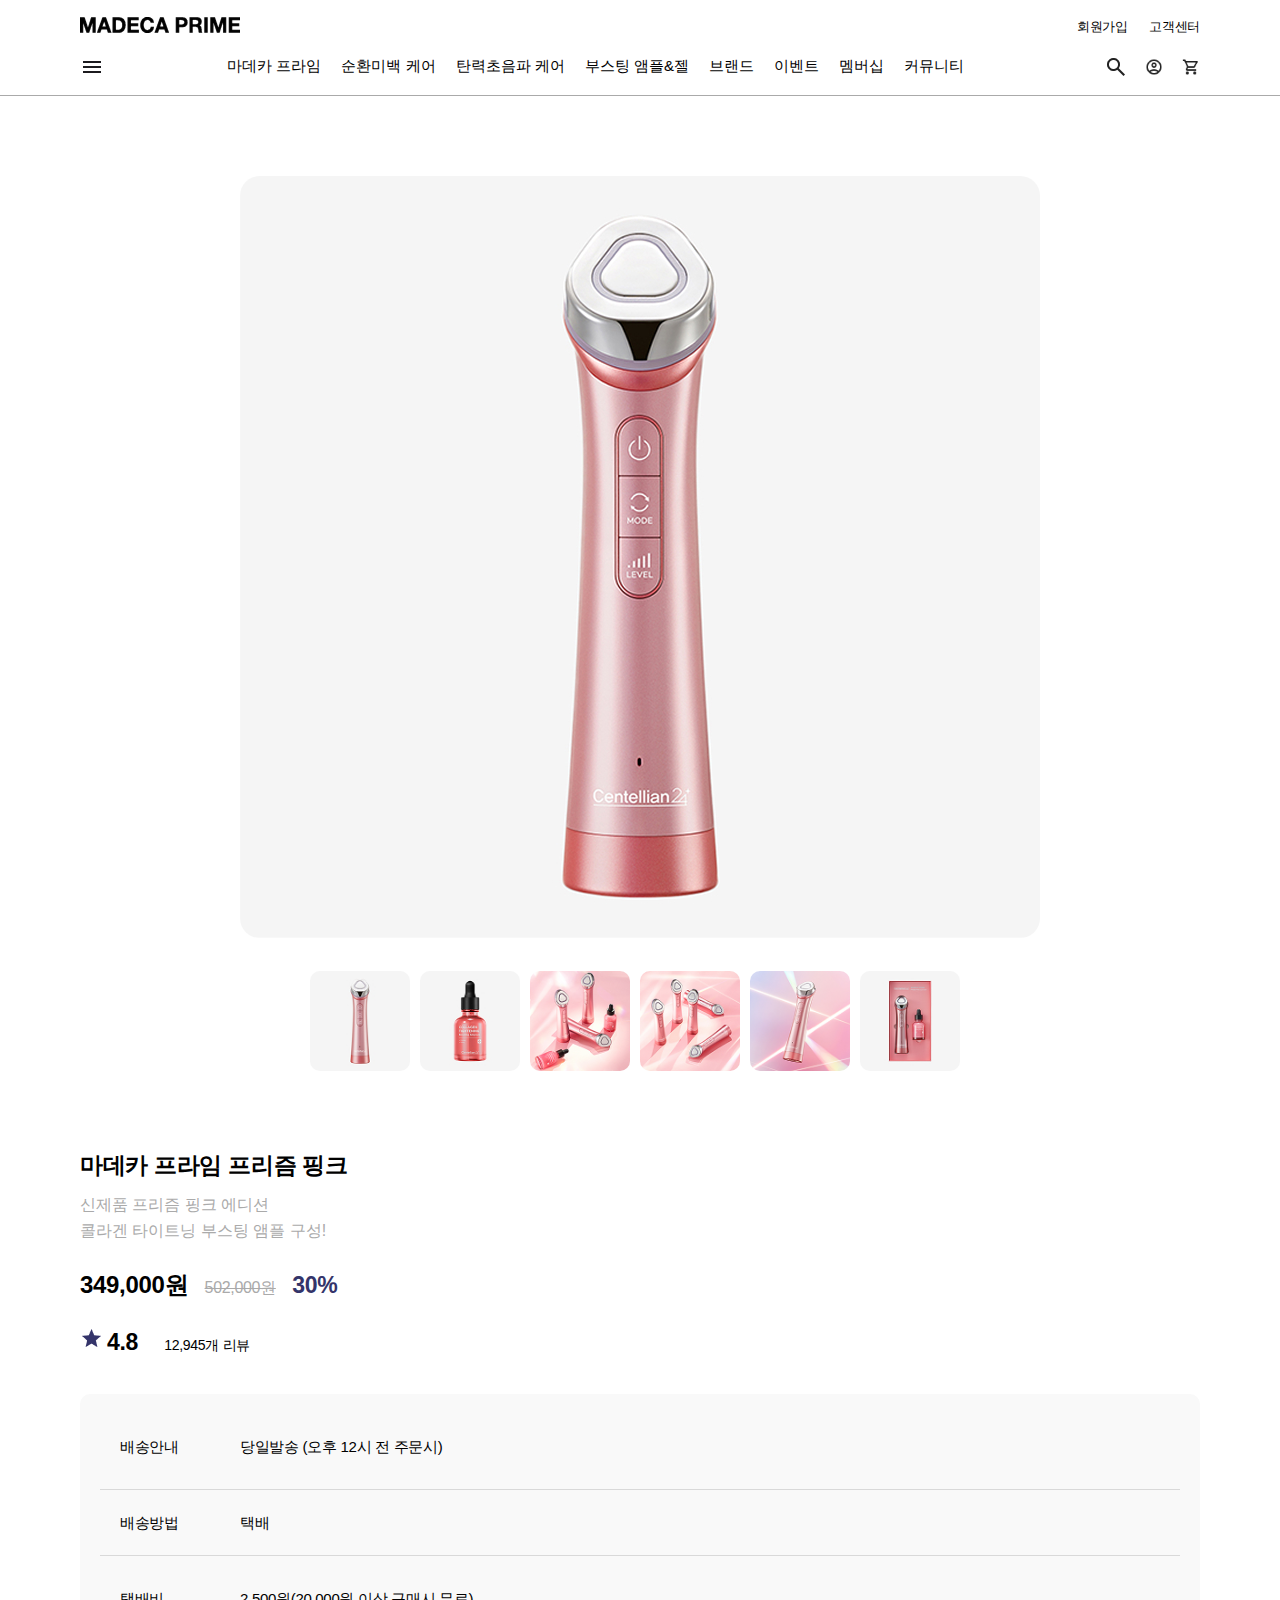
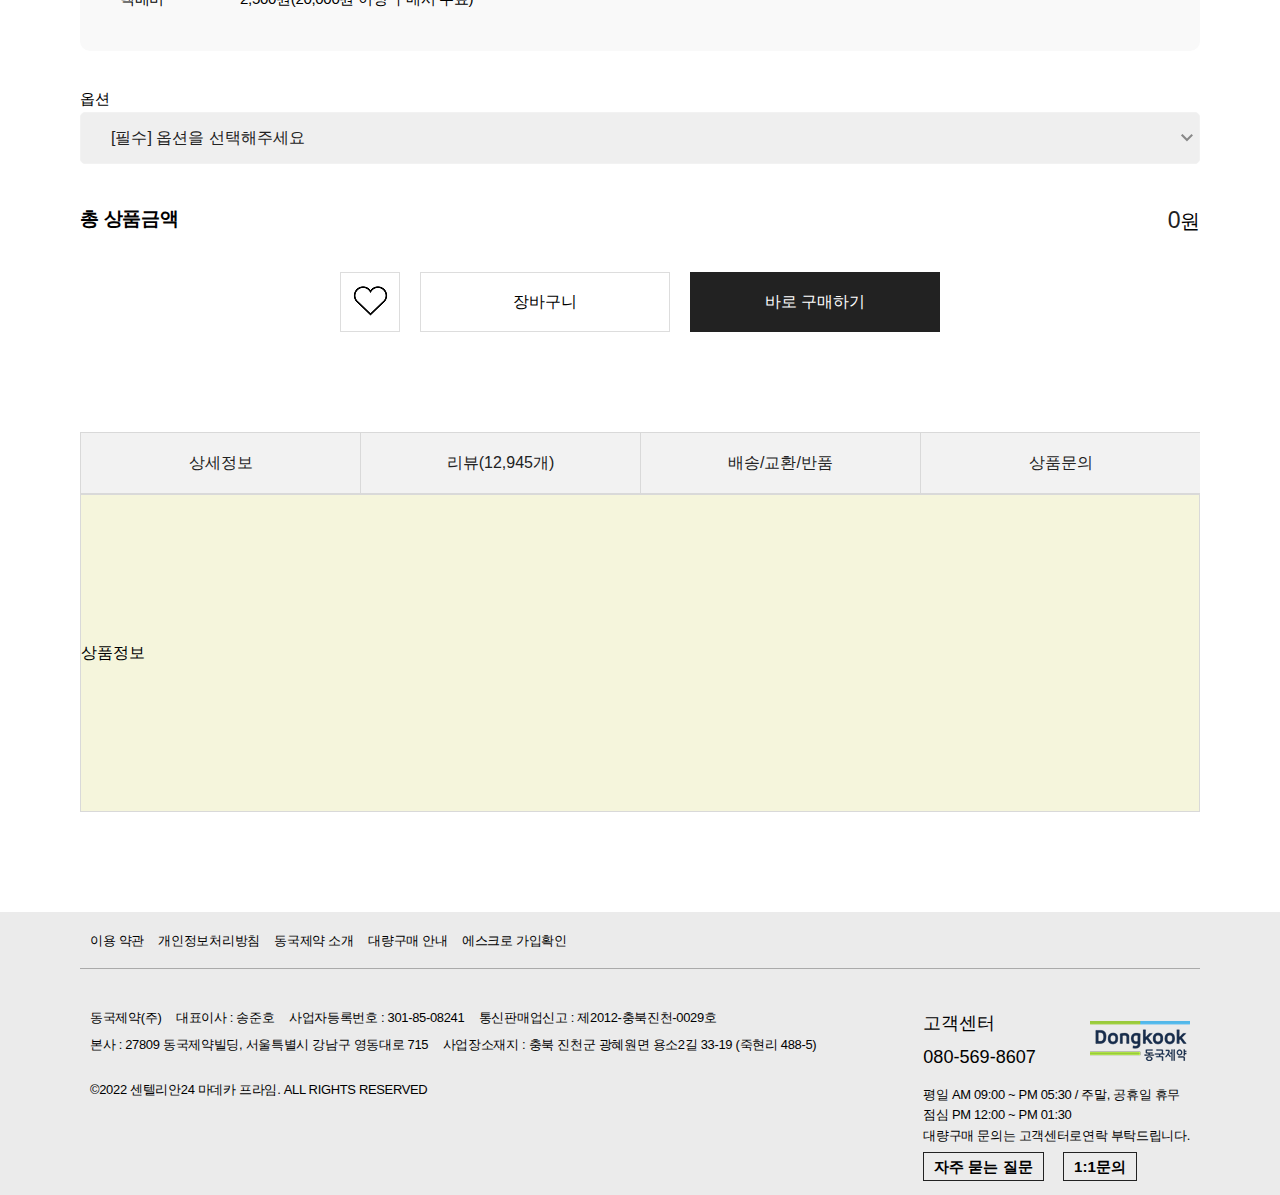
<file: item.html>
<!DOCTYPE html>
<html lang="ko">
<head>
    <meta charset="UTF-8">
    <meta name="viewport" content="width=device-width, initial-scale=1.0">

    <!-- 파비콘 & 글꼴 -->
    <link rel="shortcut icon" href="./images/favi_logo.png" type="iamge/x-icon">
    <link rel="icon" href="./images/favi_logo.png" type="image/x-icon">
    <href="https://cdn.jsdelivr.net/gh/orioncactus/pretendard@v1.3.9/dist/web/static/pretendard-dynamic-subset.min.css">

    <!-- swiper -->
    <link rel="stylesheet" href="https://unpkg.com/swiper/swiper-bundle.min.css">
    <script src="https://unpkg.com/swiper/swiper-bundle.min.js"></script>

    <!-- 디자인파일 -->
    <link rel="stylesheet" href="./style/reset.css">
    <link rel="stylesheet" href="./style/common.css">
    <link rel="stylesheet" href="./style/item.css">
    <link rel="stylesheet" href="./style/itemres.css">
    
    <!-- 스크립트 -->
    <script src="./script/script.js" defer></script>

    <title>마데카 프라임 프리즘 핑크 | 마데카 프라임</title>
</head>
<body>
    <!-- 헤더 -->
    <div class="h_bg">
        <header>
            <div class="h_top">
                <h1><a href="./index.html"><img src="./images/logo.png" alt="센텔리안24 마데카 프라임"></a></h1>
                <div class="top_right">
                    <a href="./item.html">회원가입</a>
                    <a href="./item.html">고객센터</a>
                </div>
            </div>
            <div class="h_btm">
                <!-- 모바일 메뉴 클릭시 실행되는 서브메뉴 전체 (아래) -->
                <a href="#" class="m_menu"><img src="./images/ham_menu.png" alt=""></a>
                <div class="m_nav"> <!-- 포지션 픽스 -->
                    <button type="button" class="close"><img src="./images/close.png" alt="서브메뉴닫기"><!-- 닫기 --></button>
                    <nav>
                        <ul class="m_ul">
                            <li><a href="./sub.html">마데카 프라임</a></li>
                            <li><a href="./sub.html">순환미백 케어</a></li>
                            <li><a href="./sub.html">탄력초음파 케어</a></li>
                            <li><a href="./sub.html">부스팅 앰플&젤</a></li>
                            <li><a href="./sub.html">브랜드</a></li>
                            <li><a href="./sub.html">이벤트</a></li>
                            <li><a href="./sub.html">멤버십</a></li>
                            <li><a href="./sub.html">커뮤니티</a></li>
                        </ul>
                    </nav>
                </div>
                <!-- 모바일 메뉴 클릭시 실행되는 서브메뉴 전체 (끝) -->
                <nav>
                    <ul>
                        <li><a href="./item.html">마데카 프라임</a></li>
                        <li><a href="./item.html">순환미백 케어</a></li>
                        <li><a href="./item.html">탄력초음파 케어</a></li>
                        <li><a href="./item.html">부스팅 앰플&젤</a></li>
                        <li><a href="./item.html">브랜드</a></li>
                        <li><a href="./item.html">이벤트</a></li>
                        <li><a href="./item.html">멤버십</a></li>
                        <li><a href="./item.html">커뮤니티</a></li>
                    </ul>
                </nav>
                <div class="btm_right">
                    <a href="#"><img src="./images/search.png" alt="검색하기"></a>
                    <a href="#"><img src="./images/mypage.png" alt="로그인하기"></a>
                    <a href="#"><img src="./images/cart.png" alt="장바구니"></a>
                </div>
            </div>
        </header>
    </div>
    
    <!----------------메인영역----------------->
    <main>
        <div class="contents">
            <div class="left_img">
                <div class="big">
                    <img src="./images/big_1.jpg" alt="">
                </div>
                <div class="thumnail">
                    <a href="#" class="active"><img src="./images/thum_1.jpg" alt=""></a>
                    <a href="#"><img src="./images/thum_2.jpg" alt=""></a>
                    <a href="#"><img src="./images/thum_3.jpg" alt=""></a>
                    <a href="#"><img src="./images/thum_4.jpg" alt=""></a>
                    <a href="#"><img src="./images/thum_5.jpg" alt=""></a>
                    <a href="#"><img src="./images/thum_6.jpg" alt=""></a>
                </div>
            </div>
            <div class="right_info">
                <div class="title_price">
                    <h1>마데카 프라임 프리즘 핑크</h1>
                    <p>신제품 프리즘 핑크 에디션<br>콜라겐 타이트닝 부스팅 앰플 구성!</p>
                    <div class="sale_price">
                        <p class="price">349,000원 <del>502,000원</del> <span class="sale">30%</span></p>
                    </div>
                    <div class="review">
                        <p><img src="./images/star.png" alt=""><em>4.8 </em>12,945개 리뷰</p>
                    </div>
                </div>
                <div class="notice">
                    <dl class="delivary">
                        <dt>배송안내</dt>
                        <dd>당일발송 (오후 12시 전 주문시)</dd>
                    </dl>
                    <dl class="how">
                        <dt>배송방법</dt>
                        <dd>택배</dd>
                    </dl>
                    <dl class="pay">
                        <dt>택배비</dt>
                        <dd>2,500원(20,000원 이상 구매시 무료)</dd>
                    </dl>
                </div>
                <div class="select_content">
                    <p>옵션</p>
                    <select name="choice" id="choice">
                        <option value="">[필수] 옵션을 선택해주세요</option>
                        <option value="마데카 프라임 프리즘 핑크 에디션">마데카 프라임 프리즘 핑크 에디션</option>
                    </select>
                </div>
                <div class="op_bg">
                    <div class="op">
                        <!-- 스크립트 정보  : 실제 선택 정보 색깔/사이즈-->
                        <span class="option_txt"></span>
                    </div>
                    <div class="count">
                        <p>수량</p>
                        <div class="num">
                            <button type="button" id="minus"><img src="./images/minus.png" alt="수량빼기버튼"></button>
                            <input type="number" name="product_num" id="product_num">
                            <button type="button" id="plus"><img src="./images/plus.png" alt="수량추가버튼"></button>
                        </div>
                    </div>
                </div>
                <div class="order_price">
                    <h2>총 상품금액</h2>
                    <p><em class="or_price"><!-- 0 --></em>원</p>
                </div>
                <div class="order_btn">
                    <button type="button" class="like"><img src="./images/like.png" alt="관심상품등록하기"></button>
                    <button type="button" class="cart">장바구니</button>
                    <button type="button" class="order">바로 구매하기</button>
                </div>
            </div>
            <div class="cart_bg">
                <div class="cart_container">
                    <p>상품이 장바구니에 담겼습니다.</p>
                    <div class="link">
                        <a href="#">쇼핑 계속하기</a>
                        <a href="./index.html">장바구니 가기</a>
                    </div>
                </div>
            </div>
        </div>
        <div class="item_detail">
            <div class="tab">
                <a href="#" class="active_info">상세정보</a>
                <a href="#">리뷰(12,945개)</a>
                <a href="#">배송/교환/반품</a>
                <a href="#">상품문의</a>
            </div>
            <div class="tab_contents">
                <div class="info">상품정보</div>
                <div class="review_con">리뷰내용</div>
                <div class="delivary">배송은 상품에 따라 입금확인 일로부터 최고 1일~5일 정도 소요되며, 협력업체의 사정으로 인해 배송이 지연될 경우도 있습니다. 지연될 경우 별도로 연락을 드리거나 상품 설명에 기재 하고 있으니 구매 전 참고해 주세요.</div>
                <div class="cs">상품문의내용</div>
            </div>
        </div>
    </main>

    <!-- 푸터 -->
    <footer>
        <div class="ft_bg">
            <div class="ft_top">
                <a href="#">이용 약관</a>
                <a href="#">개인정보처리방침</a>
                <a href="#">동국제약 소개</a>
                <a href="#">대량구매 안내</a>
                <a href="#">에스크로 가입확인</a>
            </div>
            <div class="ft_btm">
                <div class="btm_left">
                    <ul>
                        <li>동국제약(주)</li>
                        <li>대표이사 : 송준호</li>
                        <li>사업자등록번호 : 301-85-08241</li>
                        <li>통신판매업신고 : 제2012-충북진천-0029호</li>
                    </ul>
                    <ul>
                        <li>본사 : 27809 동국제약빌딩, 서울특별시 강남구 영동대로 715</li>
                        <li>사업장소재지 : 충북 진천군 광혜원면 용소2길 33-19 (죽현리 488-5)</li>
                    </ul>
                    <p>&copy;2022 센텔리안24 마데카 프라임. ALL RIGHTS RESERVED</p>
                </div>
                <div class="btm_right">
                    <div class="cs_num">
                        <div class="cs">
                            <p class="customer">고객센터</p>
                            <p>080-569-8607</p>
                        </div>
                    </div>
                    <div class="cs_time">
                        <p>평일 AM 09:00 ~ PM 05:30 / 주말, 공휴일 휴무</p>
                        <p>점심 PM 12:00 ~ PM 01:30</p>
                        <p>대량구매 문의는 고객센터로연락 부탁드립니다.</p>
                    </div>
                    <div class="cs_link">
                        <a href="#" class="question">자주 묻는 질문</a>
                        <a href="#" class="inquiry">1:1문의</a>
                    </div>
                </div>
            </div>
        </div>
    </footer>
</body>
</html>
</file>
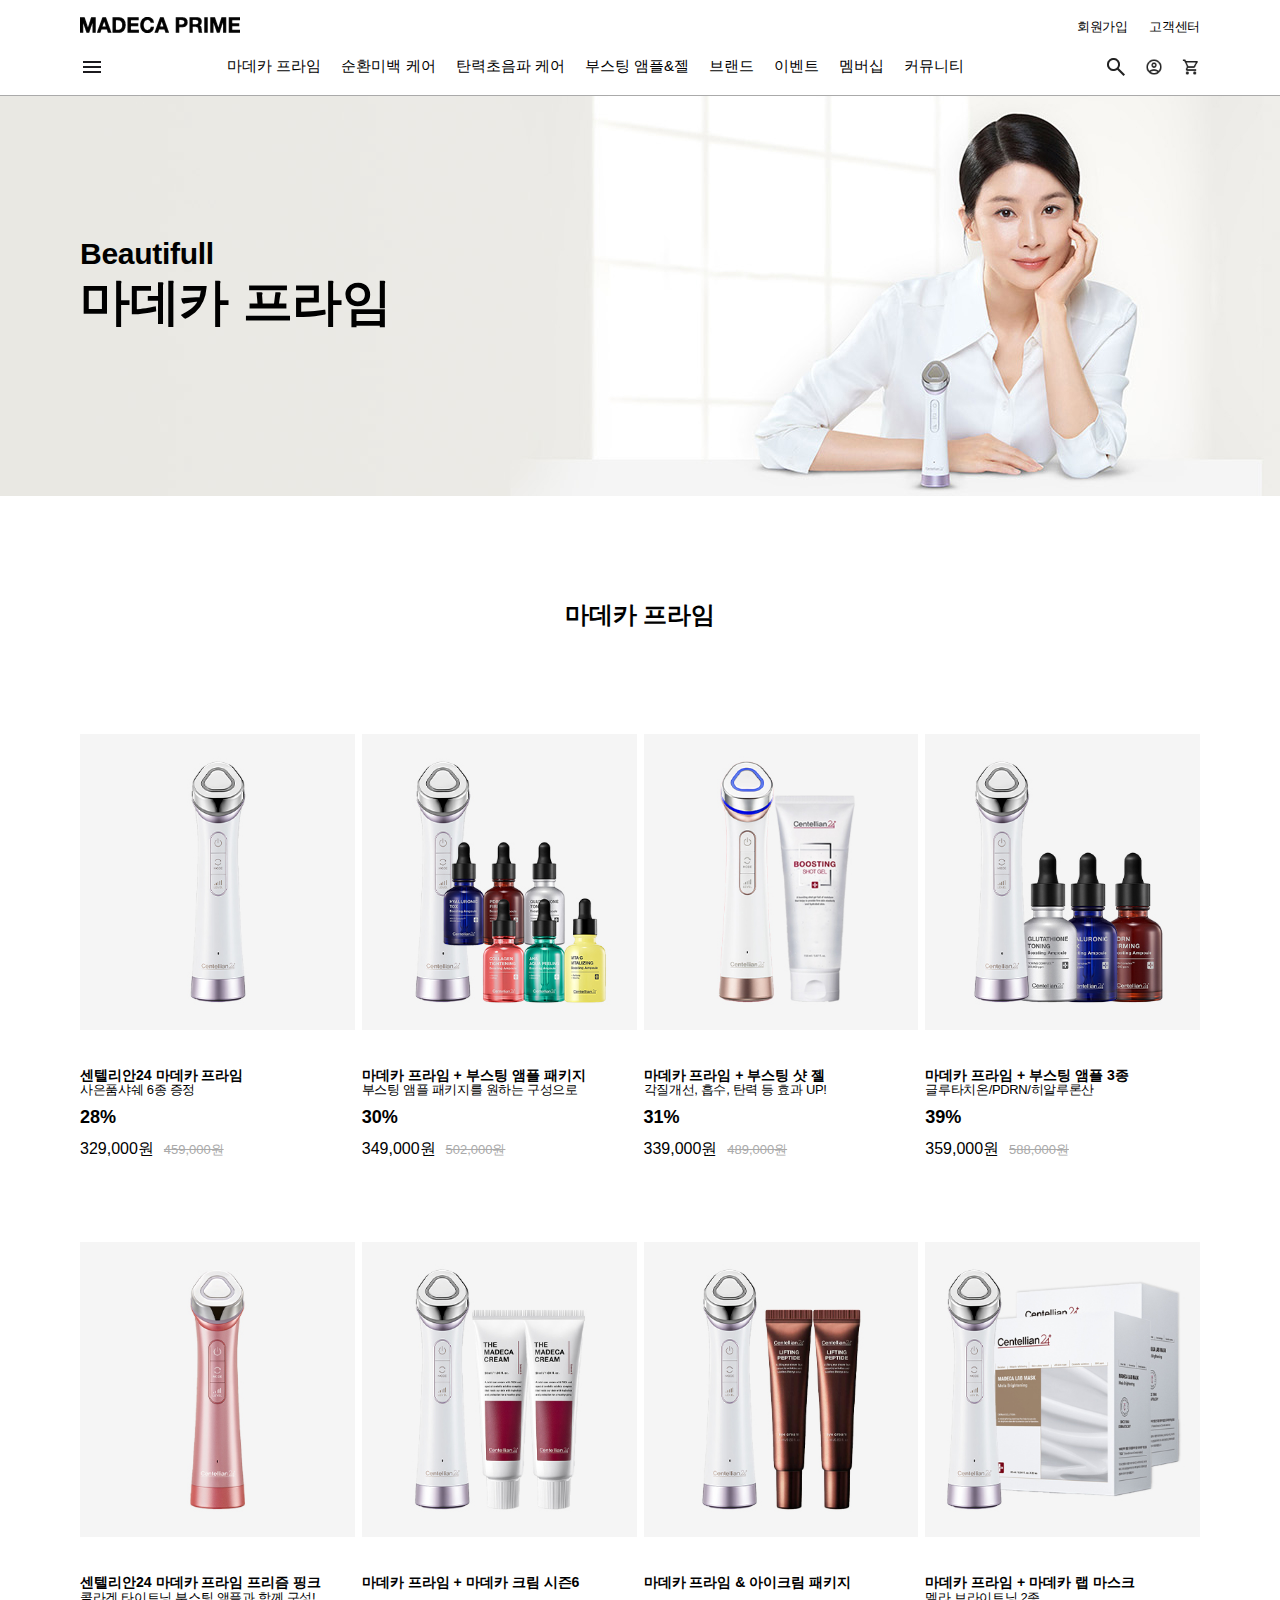
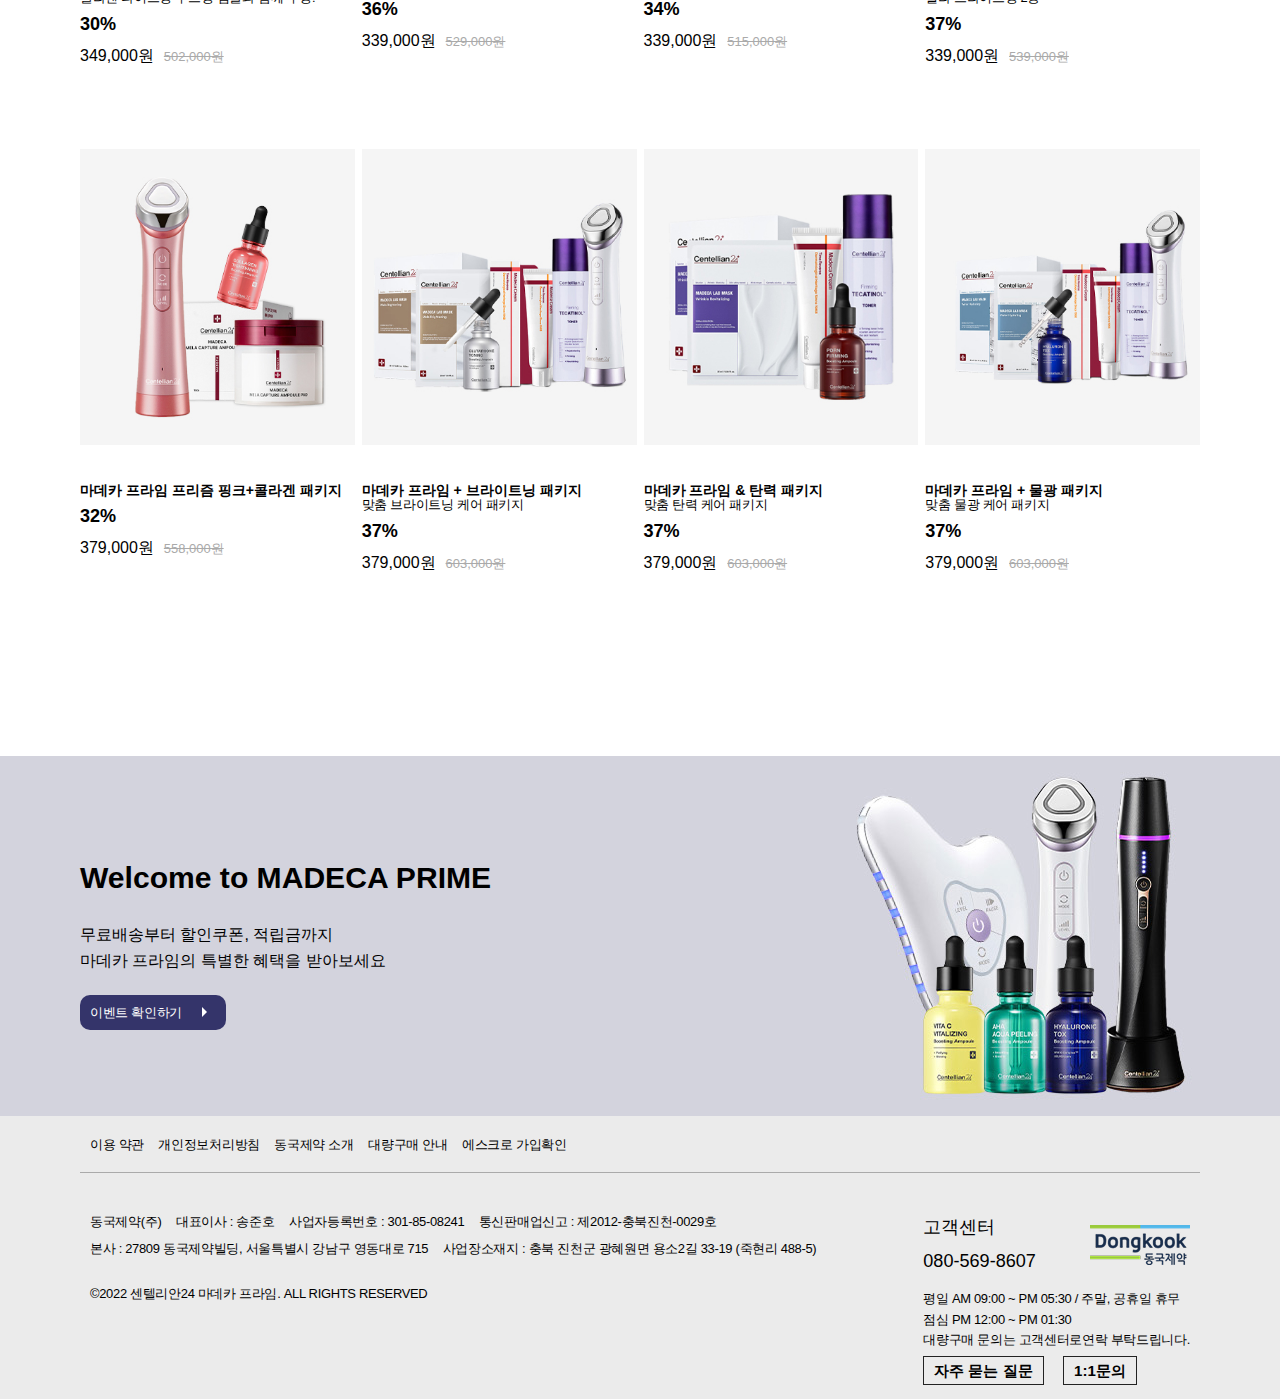
<file: sub.html>
<!DOCTYPE html>
<html lang="ko">
<head>
    <meta charset="UTF-8">
    <meta name="viewport" content="width=device-width, initial-scale=1.0">

    <!-- 파비콘 & 글꼴 -->
    <link rel="shortcut icon" href="./images/favi_logo.png" type="iamge/x-icon">
    <link rel="icon" href="./images/favi_logo.png" type="image/x-icon">
    <href="https://cdn.jsdelivr.net/gh/orioncactus/pretendard@v1.3.9/dist/web/static/pretendard-dynamic-subset.min.css">

    <!-- swiper -->
    <link rel="stylesheet" href="https://unpkg.com/swiper/swiper-bundle.min.css">
    <script src="https://unpkg.com/swiper/swiper-bundle.min.js"></script>

    <!-- 디자인파일 -->
    <link rel="stylesheet" href="./style/reset.css">
    <link rel="stylesheet" href="./style/common.css">
    <link rel="stylesheet" href="./style/sub.css">
    <link rel="stylesheet" href="./style/subrespon.css">

    <script src="./script/index.js" defer></script>
    <title>센텔리안24 마데카 프라임</title>
</head>
<body>
    <!-- 헤더 -->
    <div class="h_bg">
        <header>
            <div class="h_top">
                <h1><a href="./index.html"><img src="./images/logo.png" alt="센텔리안24 마데카 프라임"></a></h1>
                <div class="top_right">
                    <a href="./sub.html">회원가입</a>
                    <a href="./sub.html">고객센터</a>
                </div>
            </div>
            <div class="h_btm">
                <!-- 모바일 메뉴 클릭시 실행되는 서브메뉴 전체 (아래) -->
                <a href="#" class="m_menu"><img src="./images/ham_menu.png" alt=""></a>
                <div class="m_nav"> <!-- 포지션 픽스 -->
                    <button type="button" class="close"><img src="./images/close.png" alt="서브메뉴닫기"><!-- 닫기 --></button>
                    <nav>
                        <ul class="m_ul">
                            <li><a href="./sub.html">마데카 프라임</a></li>
                            <li><a href="./sub.html">순환미백 케어</a></li>
                            <li><a href="./sub.html">탄력초음파 케어</a></li>
                            <li><a href="./sub.html">부스팅 앰플&젤</a></li>
                            <li><a href="./sub.html">브랜드</a></li>
                            <li><a href="./sub.html">이벤트</a></li>
                            <li><a href="./sub.html">멤버십</a></li>
                            <li><a href="./sub.html">커뮤니티</a></li>
                        </ul>
                    </nav>
                </div>
                <!-- 모바일 메뉴 클릭시 실행되는 서브메뉴 전체 (끝) -->
                <nav>
                    <ul>
                        <li><a href="./sub.html">마데카 프라임</a></li>
                        <li><a href="./sub.html">순환미백 케어</a></li>
                        <li><a href="./sub.html">탄력초음파 케어</a></li>
                        <li><a href="./sub.html">부스팅 앰플&젤</a></li>
                        <li><a href="./sub.html">브랜드</a></li>
                        <li><a href="./sub.html">이벤트</a></li>
                        <li><a href="./sub.html">멤버십</a></li>
                        <li><a href="./sub.html">커뮤니티</a></li>
                    </ul>
                </nav>
                <div class="btm_right">
                    <a href="#"><img src="./images/search.png" alt="검색하기"></a>
                    <a href="#"><img src="./images/mypage.png" alt="로그인하기"></a>
                    <a href="#"><img src="./images/cart.png" alt="장바구니"></a>
                </div>
            </div>
        </header>
    </div>

    <!-- 메인 -->
    <main>
        <!--======================= 상단배너 =========================-->
        <div class="m_bnr">
            <div class="bnr_contents">
                <p class="bnr_txt">Beautifull</p>
                <h2 class="">마데카 프라임</h4>
            </div>
        </div>

        <!--======================= 상품리스트 =========================-->
        <div class="contents_wrap">
            <div class="title">
                <h2>마데카 프라임</h2>
            </div>
            <div class="item_wrap">
                <ul>
                    <li>
                        <a href="./item.html"><img src="./images/madeca_001.jpg" alt=""></a>
                        <div class="item_info">
                            <div class="name_sale">
                                <div class="name">
                                    <h3>센텔리안24 마데카 프라임</h3>
                                    <p class="i_txt">사은품샤쉐 6종 증정</p>
                                </div>
                                <p class="sale">28%</p>
                            </div>
                            <p class="price">329,000원<del>459,000원</del></p>
                        </div>
                    </li>
                    <li>
                        <a href="./item.html"><img src="./images/madeca_002.jpg" alt=""></a>
                        <div class="item_info">
                            <div class="name_sale">
                                <div class="name">
                                    <h3>마데카 프라임 + 부스팅 앰플 패키지</h3>
                                    <p class="i_txt">부스팅 앰플 패키지를 원하는 구성으로</p>
                                </div>
                                <p class="sale">30%</p>
                            </div>
                            <p class="price">349,000원<del>502,000원</del></p>
                        </div>
                    </li>
                    <li>
                        <a href="./item.html"><img src="./images/madeca_003.jpg" alt=""></a>
                        <div class="item_info">
                            <div class="name_sale">
                                <div class="name">
                                    <h3>마데카 프라임 + 부스팅 샷 젤</h3>
                                    <p class="i_txt">각질개선, 흡수, 탄력 등 효과 UP!</p>
                                </div>
                                <p class="sale">31%</p>
                            </div>
                            <p class="price">339,000원<del>489,000원</del></p>
                        </div>
                    </li>
                    <li>
                        <a href="./item.html"><img src="./images/sub_001.jpg" alt=""></a>
                        <div class="item_info">
                            <div class="name_sale">
                                <div class="name">
                                    <h3>마데카 프라임 + 부스팅 앰플 3종</h3>
                                    <p class="i_txt">글루타치온/PDRN/히알루론산</p>
                                </div>
                                <p class="sale">39%</p>
                            </div>
                            <p class="price">359,000원<del>588,000원</del></p>
                        </div>
                    </li> 
                    <li>
                        <a href="./item.html"><img src="./images/best_006.jpg" alt=""></a>
                        <div class="item_info">
                            <div class="name_sale">
                                <div class="name">
                                    <h3>센텔리안24 마데카 프라임 프리즘 핑크</h3>
                                    <p class="i_txt">콜라겐 타이트닝 부스팅 앰플과 함께 구성!</p>
                                </div>
                                <p class="sale">30%</p>
                            </div>
                            <p class="price">349,000원<del>502,000원</del></p>
                        </div>
                    </li>
                    <li>
                        <a href="./item.html"><img src="./images/sub_002.jpg" alt=""></a>
                        <div class="item_info">
                            <div class="name_sale">
                                <div class="name">
                                    <h3>마데카 프라임 + 마데카 크림 시즌6</h3>
                                    <p class="i_txt"></p>
                                </div>
                                <p class="sale">36%</p>
                            </div>
                            <p class="price">339,000원<del>529,000원</del></p>
                        </div>
                    </li>
                    <li>
                        <a href="./item.html"><img src="./images/sub_003.jpg" alt=""></a>
                        <div class="item_info">
                            <div class="name_sale">
                                <div class="name">
                                    <h3>마데카 프라임 & 아이크림 패키지</h3>
                                    <p class="i_txt"></p>
                                </div>
                                <p class="sale">34%</p>
                            </div>
                            <p class="price">339,000원<del>515,000원</del></p>
                        </div>
                    </li>
                    <li>
                        <a href="./item.html"><img src="./images/sub_004.jpg" alt=""></a>
                        <div class="item_info">
                            <div class="name_sale">
                                <div class="name">
                                    <h3>마데카 프라임 + 마데카 랩 마스크</h3>
                                    <p class="i_txt">멜라 브라이트닝 2종</p>
                                </div>
                                <p class="sale">37%</p>
                            </div>
                            <p class="price">339,000원<del>539,000원</del></p>
                        </div>
                    </li> 
                    <li>
                        <a href="./item.html"><img src="./images/sub_005.jpg" alt=""></a>
                        <div class="item_info">
                            <div class="name_sale">
                                <div class="name">
                                    <h3>마데카 프라임 프리즘 핑크+콜라겐 패키지</h3>
                                    <p class="i_txt"></p>
                                </div>
                                <p class="sale">32%</p>
                            </div>
                            <p class="price">379,000원<del>558,000원</del></p>
                        </div>
                    </li>
                    <li>
                        <a href="./item.html"><img src="./images/sub_006.jpg" alt=""></a>
                        <div class="item_info">
                            <div class="name_sale">
                                <div class="name">
                                    <h3>마데카 프라임 + 브라이트닝 패키지</h3>
                                    <p class="i_txt">맞춤 브라이트닝 케어 패키지</p>
                                </div>
                                <p class="sale">37%</p>
                            </div>
                            <p class="price">379,000원<del>603,000원</del></p>
                        </div>
                    </li>
                    <li>
                        <a href="./item.html"><img src="./images/sub_007.jpg" alt=""></a>
                        <div class="item_info">
                            <div class="name_sale">
                                <div class="name">
                                    <h3>마데카 프라임 & 탄력 패키지</h3>
                                    <p class="i_txt">맞춤 탄력 케어 패키지</p>
                                </div>
                                <p class="sale">37%</p>
                            </div>
                            <p class="price">379,000원<del>603,000원</del></p>
                        </div>
                    </li>
                    <li>
                        <a href="./item.html"><img src="./images/sub_008.jpg" alt=""></a>
                        <div class="item_info">
                            <div class="name_sale">
                                <div class="name">
                                    <h3>마데카 프라임 + 물광 패키지</h3>
                                    <p class="i_txt">맞춤 물광 케어 패키지</p>
                                </div>
                                <p class="sale">37%</p>
                            </div>
                            <p class="price">379,000원<del>603,000원</del></p>
                        </div>
                    </li> 
                </ul>
            </div>
        </div>
    
        <!-- ======================= 멤버십 배너========================= -->
        <div class="event_bnr">
            <div class="bnr_contents">
                <h4>Welcome to MADECA PRIME</h4>
                <p class="bnr_txt">무료배송부터 할인쿠폰, 적립금까지<br>마데카 프라임의 특별한 혜택을 받아보세요</p>
                <div class="bnr_link">
                    <a href="./sub.html">이벤트 확인하기<img src="./images/arrow_w.png" alt="이벤트 확인하기"></a>
                </div>
            </div>
        </div>
    </main>

    <!-- 푸터 -->
    <footer>
        <div class="ft_bg">
            <div class="ft_top">
                <a href="#">이용 약관</a>
                <a href="#">개인정보처리방침</a>
                <a href="#">동국제약 소개</a>
                <a href="#">대량구매 안내</a>
                <a href="#">에스크로 가입확인</a>
            </div>
            <div class="ft_btm">
                <div class="btm_left">
                    <ul>
                        <li>동국제약(주)</li>
                        <li>대표이사 : 송준호</li>
                        <li>사업자등록번호 : 301-85-08241</li>
                        <li>통신판매업신고 : 제2012-충북진천-0029호</li>
                    </ul>
                    <ul>
                        <li>본사 : 27809 동국제약빌딩, 서울특별시 강남구 영동대로 715</li>
                        <li>사업장소재지 : 충북 진천군 광혜원면 용소2길 33-19 (죽현리 488-5)</li>
                    </ul>
                    <p>&copy;2022 센텔리안24 마데카 프라임. ALL RIGHTS RESERVED</p>
                </div>
                <div class="btm_right">
                    <div class="cs_num">
                        <div class="cs">
                            <p class="customer">고객센터</p>
                            <p>080-569-8607</p>
                        </div>
                    </div>
                    <div class="cs_time">
                        <p>평일 AM 09:00 ~ PM 05:30 / 주말, 공휴일 휴무</p>
                        <p>점심 PM 12:00 ~ PM 01:30</p>
                        <p>대량구매 문의는 고객센터로연락 부탁드립니다.</p>
                    </div>
                    <div class="cs_link">
                        <a href="#" class="question">자주 묻는 질문</a>
                        <a href="#" class="inquiry">1:1문의</a>
                    </div>
                </div>
            </div>
        </div>
    </footer>
</body>
</html>
</file>
<file: style/common.css>
/* --------------------헤더-------------------- */
.h_bg {
    background-color: #FFF;
    border-bottom: 1px solid #AAA;
}
.h_bg header {
    max-width: 1600px; margin: 15px auto 0; height: 80px;
}
.h_bg header .h_top {
    display: flex; flex-flow: row nowrap; justify-content: space-between; align-items: center;
}

.h_bg header .h_top h1 {}
.h_bg header .h_top h1 > a {}
.h_bg header .h_top h1 > a > img {}
.h_bg header .h_top .top_right {}
.h_bg header .h_top .top_right > a {font-size:0.81rem; line-height:1.2; letter-spacing: -0.02rem}
.h_bg header .h_top .top_right > a:first-child {padding-right: 17px;}

.h_bg header .h_btm {
    display: flex; flex-flow: row nowrap; justify-content: space-between; align-items: center;
}
.h_bg header .h_btm nav {padding-top: 20px;}
.h_bg header .h_btm nav > ul {}
.h_bg header .h_btm nav > ul > li {
    float: left; margin-right: 40px; height: 40px;
}
.h_bg header .h_btm nav > ul > li > a {font-size:0.94rem;}
.h_bg header .h_btm .btm_right {}
.h_bg header .h_btm .btm_right > a {max-width: 18px; display: inline-block;}
.h_bg header .h_btm .btm_right > a:nth-child(2) {margin: 0 15px;}
.h_bg header .h_btm .btm_right > a > img {width: 100%;}
/* =================================================== 모바일 서브메뉴 start */
.h_bg header .h_btm > a {}
.h_bg header .h_btm > .m_nav {
    display: none;
    background-color: #fff;
    width: 100%; height: calc(100vh - 57px);
    position: fixed; left: 0; top: 72px; z-index: 999;
}
.h_bg header .h_btm > .m_nav .close {
    float: right; margin: 20px;
}
.h_bg header .h_btm > .m_nav .close > img {}
.h_bg header .h_btm > .m_nav nav {}
.h_bg header .h_btm > .m_nav nav .m_ul {}
.h_bg header .h_btm > .m_nav nav .m_ul > li {
    background-color: #f5f5f5;
    width: 100%; margin: 7px 0; padding: 10px 0;
    text-align: center;
}
.h_bg header .h_btm .m_nav > nav .m_ul > li a {width: 100%; display: inline-block;} 
/* =================================================== 모바일 서브메뉴 end */
/* --------------------메인배너-------------------- */
main {position: relative;}
main .main_swiper {
    height: 800px; margin-bottom: 100px;
}
main .main_swiper .swiper-wrapper {position: relative;}

/* 슬라이드1 선택자 */
main .main_swiper .swiper-wrapper .slide1 {
    background-image: url(../images/main_bnr1.jpg);
}
main .main_swiper .swiper-wrapper .slide1 .contents {
    position: absolute; left: 160px; top: 386px;
}
main .main_swiper .swiper-wrapper .slide1 .contents > p {
    font-size:0.94rem; font-weight:600;
}
main .main_swiper .swiper-wrapper .slide1 .contents .sub_title {
    padding: 10px 0;
    font-size: 1.88rem; font-weight: 600; line-height: 1.6;
}
main .main_swiper .swiper-wrapper .slide1 .contents > .btn_link {
    background-color: #34346A; color: #FFF; padding: 10px;
    font-size:0.81rem; line-height:1.2; letter-spacing: -0.02rem;
    transition: all 0.5s;
}
main .main_swiper .swiper-wrapper .slide1 .contents > .btn_link:hover{
    padding-right: 30px;
}
main .main_swiper .swiper-wrapper .slide1 .contents > .btn_link > img {
    padding-left: 20px; 
    position: relative; top: 6px;
}

/* 슬라이드2 선택자 */
main .main_swiper .swiper-wrapper .slide2 {
    background-image: url(../images/main_bnr2.jpg);
}
main .main_swiper .swiper-wrapper .slide2 .contents {
    position: absolute; left: 160px; top: 386px;
}
main .main_swiper .swiper-wrapper .slide2 .contents > p {
    font-size:0.94rem; font-weight:600;
}
main .main_swiper .swiper-wrapper .slide2 .contents .sub_title {
    padding: 10px 0;
    font-size: 1.88rem; font-weight: 600; line-height: 1.6;
}
main .main_swiper .swiper-wrapper .slide2 .contents > .btn_link {
    background-color: #34346A; color: #FFF; padding: 10px;
    font-size:0.81rem; line-height:1.2; letter-spacing: -0.02rem;
    transition: all 0.5s;
}
main .main_swiper .swiper-wrapper .slide2 .contents > .btn_link:hover{
    padding-right: 30px;
}
main .main_swiper .swiper-wrapper .slide2 .contents > .btn_link > img {
    padding-left: 20px; 
    position: relative; top: 6px;
}

/* 메인슬라이드 스크롤바 */
main .main_swiper .progress {
    position: relative; bottom: 15px; left: 100px;
}
main .main_swiper .progress .swiper-scrollbar {
    max-width: 1600px; 
}
/* --------------------푸터-------------------- */
footer {background-color: #EBEBEB; padding: 20px 0;}
footer .ft_bg {
    max-width: 1600px; margin: 0 auto;
}

/* 공통/그룹 선택자 <푸터> */
footer .ft_bg .ft_top > a,
footer .ft_bg .ft_btm .btm_left > ul > li,
footer .ft_bg .ft_btm .btm_left > p,
footer .ft_bg .ft_btm .btm_right .cs_time > p {
    font-size:0.81rem; line-height:1.2; letter-spacing: -0.02rem
}

/* 개별 선택자 <푸터> */
footer .ft_bg .ft_top {
    padding: 0 10px 20px;
    border-bottom: 1px solid #AAA; 
}
footer .ft_bg .ft_top > a {padding-right: 10px;}
footer .ft_bg .ft_btm {
    padding: 40px 10px 0;
    display: flex; flex-flow: row nowrap; justify-content: space-between;
}
footer .ft_bg .ft_btm .btm_left {}
footer .ft_bg .ft_btm .btm_left > ul {}
footer .ft_bg .ft_btm .btm_left > ul > li {
    display: inline-block; padding-right: 10px;
}
footer .ft_bg .ft_btm .btm_left > ul:nth-child(2) {
    padding: 10px 0 30px;
}
footer .ft_bg .ft_btm .btm_left > p {}
footer .ft_bg .ft_btm .btm_right {
    max-width: 400px;
}
footer .ft_bg .ft_btm .btm_right .cs_num {}
footer .ft_bg .ft_btm .btm_right .cs_num .cs {
    background: url(../images/ft_logo.png) no-repeat right center;
}
footer .ft_bg .ft_btm .btm_right .cs_num .cs .customer {padding-bottom: 5px;}
footer .ft_bg .ft_btm .btm_right .cs_num .cs > p {font-size:1.13rem; font-weight:500; line-height:1.6;}
footer .ft_bg .ft_btm .btm_right .cs_time {padding: 15px 0;}
footer .ft_bg .ft_btm .btm_right .cs_time > p {}
footer .ft_bg .ft_btm .btm_right .cs_time > p:nth-child(2) {padding: 5px 0;}
footer .ft_bg .ft_btm .btm_right .cs_link {}
footer .ft_bg .ft_btm .btm_right .cs_link > a {
    border: 1px solid #222; padding: 5px 10px;
    font-size:0.94rem; font-weight:600;
}
footer .ft_bg .ft_btm .btm_right .cs_link > .question {margin-right: 15px;}
footer .ft_bg .ft_btm .btm_right .cs_link > .inquiry {}
</file>
<file: style/index.css>
main {}

/* -------------------- 베스트셀러 */
main .item_wrap {
    max-width: 1600px; margin: 100px auto;
}
main .item_wrap .title_contents {}
/* 타이틀 탑 */
main .item_wrap .title_contents .t_top {
    display: flex; flex-flow: row nowrap; justify-content: space-between; align-items: flex-start;
}
main .item_wrap .title_contents .t_top .title_row {
    font-size:1.50rem; font-weight:600; line-height:1.6;
}
main .item_wrap .title_contents .t_top .more_view {}
main .item_wrap .title_contents .t_top .more_view > a {line-height:1.6;}
main .item_wrap .title_contents .t_top .more_view > a > img {
    padding-left: 5px;
    position: relative; top: 3px;
}
/* 타이틀 바텀 */
main .item_wrap .title_contents .t_btm {margin-top: 10px;}
main .item_wrap .title_contents .t_btm > a {
    padding-right: 20px;
    font-size:0.94rem; font-weight:500; color: #AAA;
}
main .item_wrap .title_contents .t_btm > .active {
    background-color: #34346A; color: #FFF;
    padding: 10px; margin-right: 20px;
}
/* 탭 스와이퍼 */
main .item_wrap .tab_container {}
/* 탭 스와이퍼:전체보기 */
main .item_wrap .tab_container .best {}
main .item_wrap .tab_container .best .swiper {
    padding: 32px 0;
}
main .item_wrap .tab_container .best .swiper .swiper-wrapper {}
main .item_wrap .tab_container .best .swiper .swiper-wrapper .swiper-slide {}
main .item_wrap .tab_container .best .swiper .swiper-wrapper .swiper-slide .item {}
main .item_wrap .tab_container .best .swiper .swiper-wrapper .swiper-slide .item > a {}
main .item_wrap .tab_container .best .swiper .swiper-wrapper .swiper-slide .item > a > img {width: 100%;}
main .item_wrap .tab_container .best .swiper .swiper-wrapper .swiper-slide .item .item_info {}
main .item_wrap .tab_container .best .swiper .swiper-wrapper .swiper-slide .item .item_info .name_sale {
    display: flex; flex-flow: row nowrap; justify-content: space-between;
    padding: 15px 0 10px;
}
main .item_wrap .tab_container .best .swiper .swiper-wrapper .swiper-slide .item .item_info .name_sale .name {}
main .item_wrap .tab_container .best .swiper .swiper-wrapper .swiper-slide .item .item_info .name_sale .name h3 {
    font-size:0.94rem; font-weight:600;
    padding-bottom: 5px;
}
main .item_wrap .tab_container .best .swiper .swiper-wrapper .swiper-slide .item .item_info .name_sale .name .i_txt {
    font-size:0.81rem; line-height:1.2; letter-spacing: -0.02rem
}
main .item_wrap .tab_container .best .swiper .swiper-wrapper .swiper-slide .item .item_info .name_sale > .sale {
    font-size:1.38rem; font-weight:600;
}
main .item_wrap .tab_container .best .swiper .swiper-wrapper .swiper-slide .item .item_info .price {line-height:1.6;}
main .item_wrap .tab_container .best .swiper .swiper-wrapper .swiper-slide .item .item_info .price del{
    color: #AAA; font-size:0.81rem; padding-left: 10px;
}
main .item_wrap .tab_container .best .progress {}
main .item_wrap .tab_container .best .progress .swiper-scrollbar {
    max-width: 1600px;
    position: relative; left: 1px;
}

/* -------------------- 아이템리스트 연속 3행 공통 */
/* 메인이미지*/
main .item_wrap .big_main {}
main .item_wrap .big_main > a {max-width: 500px;}
main .item_wrap .big_main > a > img {width: 100%;}
/* 컨텐츠 */
main .item_wrap .item_list {
    width: calc(100% - 540px);
}
/* 타이틀+타이틀 컨텐츠 */
main .item_wrap .item_list .title_contents {}
main .item_wrap .item_list .title_contents .t_top {
    padding: 10px 10px 20px; border-bottom: 1px solid #AAA;
}
main .item_wrap .item_list .title_contents .t_top .t_left {}
main .item_wrap .item_list .title_contents .t_top .t_left .title_row {}
main .item_wrap .item_list .title_contents .t_top .t_left .title_btm {margin-top: 20px;}
main .item_wrap .item_list .title_contents .t_top .t_left .title_btm span {
    font-size:0.88rem; line-height:1.6; color: #AAA;
}
main .item_wrap .item_list .title_contents .t_top .more_view {}
main .item_wrap .item_list .title_contents .t_top .more_view > a {}
main .item_wrap .item_list .title_contents .t_top .more_view > a > img {}
main .item_wrap .item_list .title_contents .t_btm {padding: 20px 10px;}
main .item_wrap .item_list .title_contents .t_btm .em {
    font-size:0.94rem; font-weight:600;
}
main .item_wrap .item_list .title_contents .t_btm .txt {line-height:1.6;}
main .item_wrap .item_list .item_contents {}
main .item_wrap .item_list .item_contents .swiper {
    padding:  30px 0;
}
/* 스와이퍼 */
main .item_wrap .item_list .item_contents .swiper .swiper-wrapper {}
main .item_wrap .item_list .item_contents .swiper .swiper-wrapper .swiper-slide {}
main .item_wrap .item_list .item_contents .swiper .swiper-wrapper .swiper-slide > .item {}
main .item_wrap .item_list .item_contents .swiper .swiper-wrapper .swiper-slide > .item > a {}
main .item_wrap .item_list .item_contents .swiper .swiper-wrapper .swiper-slide .item > a > img {width: 100%;}
main .item_wrap .item_list .item_contents .swiper .swiper-wrapper .swiper-slide .item .item_info {margin-top: 20px;}
main .item_wrap .item_list .item_contents .swiper .swiper-wrapper .swiper-slide .item .item_info .name_sale {
    display: flex; flex-flow: row nowrap; justify-content: space-between;
    padding: 15px 0 10px;
}
main .item_wrap .item_list .item_contents .swiper .swiper-wrapper .swiper-slide .item .item_info .name_sale .name {}
main .item_wrap .item_list .item_contents .swiper .swiper-wrapper .swiper-slide .item .item_info .name_sale .name > h3 {
    font-size:0.94rem; font-weight:600;
    padding-bottom: 5px;
}
main .item_wrap .item_list .item_contents .swiper .swiper-wrapper .swiper-slide .item .item_info .name_sale .name > .i_txt {
    font-size:0.81rem; line-height:1.2; letter-spacing: -0.02rem
}
main .item_wrap .item_list .item_contents .swiper .swiper-wrapper .swiper-slide .item .item_info .name_sale .sale {
    font-size:1.38rem; font-weight:600;
}
main .item_wrap .item_list .item_contents .swiper .swiper-wrapper .swiper-slide .item .item_info .price {line-height:1.6;}
main .item_wrap .item_list .item_contents .swiper .swiper-wrapper .swiper-slide .item .item_info .price del {color: #AAA; font-size:0.81rem; padding-left: 10px;}
/* 진행바 (오른쪽) */
main .item_wrap .item_list .item_contents .progress {}
main .item_wrap .item_list .item_contents .progress .swiper-scrollbar {
    max-width: 1000px;
    position: relative; left: 1px;
}
/* -------------------- 그룹선택자 */
main .row3,
main .row4,
main .row5 {
    display: flex; flex-flow: row nowrap; justify-content: space-between;
}
/* -------------------- 마데카프라임 */
main .row3 {}

/* -------------------- 리추얼 화이트 펄 */
main .row4 {}

/* -------------------- 스킨케어 */
main .row5 {}
main .row5 .big_main {}
main .row5 .big_main > a {}
main .row5 .big_main > a > img {}
/* 컨텐츠 */
main .row5 .item_list {}
/* 타이틀+타이틀 컨텐츠*/
main .row5 .item_list .title_contents {}
main .row5 .item_list .title_contents .t_top {}
main .row5 .item_list .title_contents .t_top .t_left {}
main .row5 .item_list .title_contents .t_top .t_left .title_row {}
main .row5 .item_list .title_contents .t_top .t_left .title_btm {}
main .row5 .item_list .title_contents .t_top .t_left .title_btm > a {
    padding-right: 20px;
    font-size:0.94rem; font-weight:600; color: #AAA;
}
main .row5 .item_list .title_contents .t_top .t_left .title_btm > .active {
    background-color: #34346A; color: #FFF;
    padding: 10px; margin-right: 20px;
}
main .row5 .item_list .title_contents .t_top .more_view {}
main .row5 .item_list .title_contents .t_top .more_view > a {}
main .row5 .item_list .title_contents .t_top .more_view > a > img {}
main .row5 .item_list .title_contents .t_btm {}
main .row5 .item_list .title_contents .t_btm .em {}
main .row5 .item_list .title_contents .t_btm .txt {}
main .row5 .item_list .tab_container .item_contents {}
main .row5 .item_list .tab_container .item_contents .swiper {}
/* 스와이퍼 */
main .row5 .item_list .tab_container .item_contents .swiper .swiper-wrapper {}
main .row5 .item_list .tab_container .item_contents .swiper .swiper-wrapper .swiper-slide {}
main .row5 .item_list .tab_container .item_contents .swiper .swiper-wrapper .swiper-slide > .item {}
main .row5 .item_list .tab_container .item_contents .swiper .swiper-wrapper .swiper-slide > .item > a {}
main .row5 .item_list .tab_container .item_contents .swiper .swiper-wrapper .swiper-slide .item > a > img {}
main .row5 .item_list .tab_container .item_contents .swiper .swiper-wrapper .swiper-slide .item .item_info {}
main .row5 .item_list .tab_container .item_contents .swiper .swiper-wrapper .swiper-slide .item .item_info .name_sale {}
main .row5 .item_list .tab_container .item_contents .swiper .swiper-wrapper .swiper-slide .item .item_info .name_sale .name {}
main .row5 .item_list .tab_container .item_contents .swiper .swiper-wrapper .swiper-slide .item .item_info .name_sale .name > h3 {}
main .row5 .item_list .tab_container .item_contents .swiper .swiper-wrapper .swiper-slide .item .item_info .name_sale .name > .i_txt {}
main .row5 .item_list .tab_container .item_contents .swiper .swiper-wrapper .swiper-slide .item .item_info .name_sale .sale {}
main .row5 .item_list .tab_container .item_contents .swiper .swiper-wrapper .swiper-slide .item .item_info .price {}
main .row5 .item_list .tab_container .item_contents .swiper .swiper-wrapper .swiper-slide .item .item_info .price del {}
/* 진행바 (오른쪽) */
main .row5 .item_list .tab_container .item_contents .progress {}
main .row5 .item_list .tab_container .item_contents .progress .swiper-scrollbar {}

/* -------------------- 이벤트 배너 */
main .event_bnr {width: 100%; height: 360px; position: relative;}
main .event_bnr .bnr_contents {
    position: absolute; left: 160px; top: 98px;
}
main .event_bnr .bnr_contents h4 {
    font-size: 1.88rem; font-weight: 600; line-height: 1.6;
}
main .event_bnr .bnr_contents .bnr_txt {
    padding: 20px 0; line-height:1.6;
}
main .event_bnr .bnr_contents .bnr_link {}
main .event_bnr .bnr_contents .bnr_link > a {
    background-color: #34346A; color: #FFF;
    padding: 10px; border-radius: 10px;
    font-size:0.81rem; line-height:1.2; letter-spacing: -0.02rem;
}
main .event_bnr .bnr_contents .bnr_link > a img {
    padding-left: 10px;
    position: relative; top: 7px;
}
/* -------------------- 배너1 */
main .row2 {
    background-image: url(../images/event_bnr_001.jpg);
}
main .row2 .bnr_contents {}
main .row2 .bnr_contents h4 {}
main .row2 .bnr_contents .bnr_txt {}
main .row2 .bnr_contents .bnr_link {}
main .row2 .bnr_contents .bnr_link > a {}
main .row2 .bnr_contents .bnr_link > a img {}
/* -------------------- 배너2 */
main .row6 {
    background-image: url(../images/event_bnr_002.jpg);
}
main .row6 .bnr_contents {}
main .row6 .bnr_contents h4 {}
main .row6 .bnr_contents .bnr_txt {}
main .row6 .bnr_contents .bnr_link {}
main .row6 .bnr_contents .bnr_link > a {}
main .row6 .bnr_contents .bnr_link > a img {}
/* -------------------- 리뷰 */
main .review_wrap {
    max-width: 1600px; margin: 100px auto;
}
/* -------------------- 리뷰 타이틀 */
main .review_wrap .title_contents {
    padding: 10px 10px 20px; margin-bottom: 30px;
    border-bottom: 1px solid #AAA;
}
main .review_wrap .title_contents .t_top {
    display: flex; flex-flow: row nowrap; justify-content: space-between;
}
main .review_wrap .title_contents .t_top > .title_row  {
    font-size:1.50rem; font-weight:600; line-height:1.6;
}
main .review_wrap .title_contents .t_top > .more_view  {}
main .review_wrap .title_contents .t_top > .more_view > a  {
    line-height:1.6;
}
main .review_wrap .title_contents .t_top > .more_view > a > img  {
    padding-left: 5px;
    position: relative; top: 4px;
}
/* -------------------- 리뷰 컨텐츠 */
main .review_wrap .review_contants {
    display: flex; flex-flow: row nowrap; justify-content: space-between;
}
main .review_wrap .review_contants .review {}
main .review_wrap .review_contants .review .review_hover {
    position: relative; overflow: hidden;
}
main .review_wrap .review_contants .review .review_hover .review_img {}
main .review_wrap .review_contants .review .review_hover .review_img > img {width: 100%;}
main .review_wrap .review_contants .review .review_hover .review_bg {
    background-color: rgba(0, 0, 0, 0.5);
    width: 100%; padding: 15px;
    position: absolute; bottom: 2px;
    transform: translateY(30px); opacity: 0;
    overflow: hidden;
    transition: transform 0.3s, opacity 0.3s;
}
main .review_wrap .review_contants .review .review_hover:hover .review_bg {
    transform: translateY(0); opacity: 1;
}
main .review_wrap .review_contants .review .review_hover .review_bg .star {}
main .review_wrap .review_contants .review .review_hover .review_bg .star > img {}
main .review_wrap .review_contants .review .review_hover .review_bg > .i_txt {
    padding: 7px 0 30px;
    font-size:0.94rem; font-weight:600; color: #FFF;
}
main .review_wrap .review_contants .review .review_hover .review_bg .review_item {
    display: flex; flex-flow: row nowrap; align-items: center;
}
main .review_wrap .review_contants .review .review_hover .review_bg .review_item > .review_thum {width: 50px;}
main .review_wrap .review_contants .review .review_hover .review_bg .review_item > .review_thum > img {width: 100%;}
main .review_wrap .review_contants .review .review_hover .review_bg .review_item > .re_txt {
    padding-left: 10px;
    font-size:0.94rem; font-weight:600; color: #FFF;
}
main .review_wrap .review_contants .review .review_hover .review_bg .review_item > .re_txt > .i_txt {}
main .review_wrap .review_contants .review .review_hover .review_bg .review_item > .re_txt > .re_btm {padding-top: 10px;}
main .review_wrap .review_contants .review .review_hover .review_bg .review_item > .re_txt .re_btm > .i_score {display: inline-block;}
main .review_wrap .review_contants .review .review_hover .review_bg .review_item > .re_txt .re_btm > .i_num {display: inline-block;}
</file>
<file: style/item.css>
main {
    max-width: 1600px; margin: 150px auto;
}
/* ============================================== 그룹선택자 */
main .contents .right_info .title_price,
main .contents .right_info .notice,
main .contents .right_info .select_content,
main .contents .right_info .op_bg,
main .contents .right_info .order_price {
    margin-bottom: 40px;
}
/* ============================== 상품 컨텐츠 영역 */
main .contents {
    display: flex; flex-flow: row nowrap; justify-content: space-between;
}

/* ============================== 썸네일 */
main .contents .left_img {}
/* 큰 썸네일  */
main .contents .left_img .big {}
main .contents .left_img .big > img {width: 100%; border-radius: 20px;}
/* 작은 썸네일 */
main .contents .left_img .thumnail {
    display: flex; justify-content: center;
    padding-top: 30px;
}
main .contents .left_img .thumnail > a {
    width: 110px; padding-right: 10px;
    border-radius: 10px;
}
main .contents .left_img .thumnail > a > img {width: 100%; border-radius: 10px;}
main .contents .left_img .thumnail > .active {width: 110px;}
main .contents .left_img .thumnail > .active > img {width: 100%;}

/* ============================== 상품정보 */
main .contents .right_info {
    width: calc(100% - 890px);
}

/* 상품 이름+가격정보 */
main .contents .right_info .title_price {}
main .contents .right_info .title_price h1 {
    font-size: 1.44rem; font-weight: 600; letter-spacing: -0.02rem;
}
main .contents .right_info .title_price > p {
    color: #AAA; line-height: 1.6;
    padding-top: 15px;
}

main .contents .right_info .title_price .sale_price {
    padding: 30px 0;
}
main .contents .right_info .title_price .sale_price > .price {
    font-size: 1.50rem; font-weight: 600; letter-spacing: -0.02rem;
}
main .contents .right_info .title_price .sale_price > .price del {
    color: #AAA; font-size: 1.00rem; letter-spacing: -0.02rem;
    padding: 0 10px;
}
main .contents .right_info .title_price .sale_price > .price .sale {
    color: #34346A; font-size: 1.44rem; font-weight: 600; letter-spacing: -0.02rem;
}

main .contents .right_info .title_price .review {}
main .contents .right_info .title_price .review > p {
    font-size: 0.88rem; letter-spacing: -0.02rem;
}
main .contents .right_info .title_price .review > p > img {}
main .contents .right_info .title_price .review > p > em {
    font-size: 1.44rem; font-weight: 600;
    padding: 0 20px 0 4px;
}

/* 상품 공지 */
main .contents .right_info .notice {
    background-color: #F9F9F9; border-radius: 10px;
    padding: 20px;
}
main .contents .right_info .notice dl {
    display: flex; flex-flow: row wrap;
    padding: 25px 20px;
}

main .contents .right_info .notice .delivary {}
main .contents .right_info .notice .how {
    border-top: 1px solid #d9d9d9;
    border-bottom: 1px solid #d9d9d9;
}
main .contents .right_info .notice .pay {}  

main .contents .right_info .notice dl dt {
    width: 120px;
    font-size: 0.94rem; font-weight: 500; letter-spacing: -0.02rem;
}
main .contents .right_info .notice dl dd {
    width: calc(100% - 120px);
    display: flex; flex-flow: column nowrap;
    font-size: 0.94rem; letter-spacing: -0.02rem;
}
main .contents .right_info .notice .delivary {}
main .contents .right_info .notice .how {margin: 10px 0;}
main .contents .right_info .notice .pay {}

/* 옵션 선택 */
main .contents .right_info .select_content {}
main .contents .right_info .select_content > p {
    font-size: 0.94rem; letter-spacing: -0.02rem;
}
main .contents .right_info .select_content select {
    width: 100%; color: #222;
    padding: 17px 30px; margin: 5px 0;
    border: 0.5px solid #F2F2F2; border-radius: 5px;
    background-image: url(../images/down.png);
    background-repeat: no-repeat; background-position: right center;
}
main .contents .right_info .select_content #choice {}
main .contents .right_info .select_content #choice option {color: #777;}

/* 옵션 배경 JS  */
main .contents .right_info .op_bg {
    border-top: 1px solid #F2F2F2;
    border-bottom: 1px solid #F2F2F2;
    margin-bottom: 35px; padding: 13px 15px;

}
main .contents .right_info .op_bg .op {}
main .contents .right_info .op_bg .op > .option_txt  {
    font-size: 0.94rem; line-height: 1.2; letter-spacing: -0.02rem;
}

/* 상품 수량 */
main .contents .right_info .op_bg .count {
    text-align: right;
}
main .contents .right_info .op_bg .count > p {
    font-size: 0.94rem; letter-spacing: -0.02rem;
    padding-bottom: 10px;
}
main .contents .right_info .op_bg .count .num {}

main .contents .right_info .op_bg .count .num button {
    background-color: #F2F2F2; padding: 5px;
}
main .contents .right_info .op_bg .count .num button > img {
    position: relative; top: 1px;
}
main .contents .right_info .op_bg .count .num #minus {}
main .contents .right_info .op_bg .count .num #plus {}
main .contents .right_info .op_bg .count .num input {
    max-width: 75px; height: 39px;  border: 1px solid #D9D9D9;
    color: #AAA; text-align: center;
    font-size: 0.94rem; font-weight: 500; letter-spacing: -0.02rem;
}
main .contents .right_info .op_bg .count .num #product_num {}

/* 총 주문 금액 */
main .contents .right_info .order_price {
    display: flex; flex-flow: row nowrap; justify-content: space-between;
}
main .contents .right_info .order_price h2 {
    font-size: 1.19rem; font-weight: 600; letter-spacing: -0.02rem;
}
main .contents .right_info .order_price > p {
    font-size: 1.25rem; font-weight: 500; letter-spacing: -0.02rem;
}
main .contents .right_info .order_price > * .or_price {
    font-size: 1.44rem; font-weight: 500; letter-spacing: -0.02rem;
    color: #222;
}


/* 주문 버튼 */
main .contents .right_info .order_btn {
    display: flex; flex-flow: row nowrap; justify-content: center;
}
main .contents .right_info .order_btn button {
    width: 250px; height: 60px;
}
main .contents .right_info .order_btn .like {
    width: 60px; background-color: #fff;
    border: 1px solid #ddd;
}
main .contents .right_info .order_btn .like > img {}
main .contents .right_info .order_btn .cart {
    background-color: #fff; border: 1px solid #ddd;
    margin: 0 20px;
}
main .contents .right_info .order_btn .order {
    background-color: #222; color: #fff;
}

/* ============================== 장바구니 클릭 실행 팝업 */
main .contents .cart_bg {
    background-color: rgba(0, 0, 0, 0.5);
    width: 100%; height: 100vh;
    position: fixed; left: 0; top: 0;
}
main .contents .cart_bg .cart_container {
    background-color: #FFF;
    max-width: 700px; margin: 130px auto 0; text-align: center;
    border-radius: 5px;
}
main .contents .cart_bg .cart_container > p {
    padding: 40px 0;
}
main .contents .cart_bg .cart_container .link {
    padding-bottom: 40px;
}
main .contents .cart_bg .cart_container .link > a {
    padding: 10px 20px;
}
main .contents .cart_bg .cart_container .link > a:first-child {
    background-color: #FFF; 
    border: 1px solid #B9B9E3; border-radius: 5px;
}
main .contents .cart_bg .cart_container .link > a:last-child {
    background-color: #B9B9E3; 
    border: 1px solid #B9B9E3; border-radius: 5px;
    color: #FFF;
}



/* ============================== 상품 정보 영역 */
main .item_detail {
    padding-top: 100px;
}
main .item_detail .tab  {display: flex;}
main .item_detail .tab > a {
    width: calc(100% / 4); text-align: center;
    text-decoration: none; color: #222;
    line-height: 60px; background-color: #f2f2f2;
    border: 1px solid #D9D9D9; border-right: 0;
}
main .item_detail .tab > .active_info {background-color: #222; color: #FFF;}
main .item_detail .tab_contents {
    background-color: beige; padding: 150px 0;
    border: 1px solid #D9D9D9;
}
main .item_detail .tab_contents .info {}
main .item_detail .tab_contents .review_con {}
main .item_detail .tab_contents .delivary {}
main .item_detail .tab_contents .cs {}
</file>
<file: style/itemres.css>
@media screen and (max-width:1600px) {
    /* 헤더 */
    .h_bg header {padding: 0 80px;}
    .h_bg header .h_btm nav > ul > li {margin-right: 20px;}

    /* 메인 */
    main {margin: 0 auto;}
    main .contents {padding: 0 80px; flex-flow: row wrap;}
    main .contents .left_img {margin: 80px auto;}
    main .contents .right_info {width: 1600px}
    main .item_detail {padding: 100px 80px;}

    /* 푸터 */
    footer .ft_bg {padding: 0 80px;}
}


@media screen and (max-width:799px) {
    /* 헤더 */
    .h_bg header {padding: 0 15px; height: 57px;}
    .h_bg header .h_btm {padding-top: 7px;}
    .h_bg header .h_btm > a > img {display: block;}
    .h_bg header .h_btm > nav {display: none;}

    /* 메인 */
    main .contents {padding: 0 15px;}
    main .contents .left_img .thumnail {flex-flow: row wrap;}

    /* 버튼 */
    main .contents .right_info .order_btn button {width: 165px;}
    main .contents .right_info .order_btn .cart {margin: 0}

    /* 상세정보 */
    main .item_detail {padding: 50px 15px;}

    /* 푸터 */
    footer .ft_bg {padding: 0 15px;}
    footer .ft_bg .ft_btm {flex-flow: row wrap;}

}

@media screen and (max-width:632px){
    main .contents .left_img .big {width: 410px;}
    /* 공지 */
    main .contents .right_info .notice dl dt {width: 90px;}
    main .contents .right_info .notice dl dd {width: calc(100% - 90px);}
    /* 옵션 선택 */
    main .contents .right_info .select_content select {width: 410px;}
}
</file>
<file: style/sub.css>
main {}
/* =================================================== 배너*/
main .m_bnr {
    background-image: url(../images/sub_bnr.jpg);
    background-size: cover;
    height: 400px; 
    position: relative;
}
main .m_bnr .bnr_contents {
    max-width: 1600px;
    position: absolute; left: 292px; top: 140px;
    
}
main .m_bnr .bnr_contents .bnr_txt {
    font-size: 1.88rem; font-weight: 600; 
    letter-spacing: -0.02rem; line-height: 1.2;

}
main .m_bnr .bnr_contents h2 {
    font-size: 3.13rem; font-weight: 600; 
    line-height: 1.2; letter-spacing: -0.02rem;
}
main .m_bnr .coupon {
    background-color: #181818; color: #FFDBC8;
    position: relative; top: 500px; text-align: center;
    padding: 20px 0;
}
main .m_bnr .coupon h3 {
    display: inline-block;
    font-size: 1.13rem; font-weight: 600; letter-spacing: -0.02rem;
}
main .m_bnr .coupon > .coupontxt {
    display: inline-block;
    font-size: 1.19rem; font-weight: 600; letter-spacing: -0.02rem;
}

/* -------------------- 메인 */
main .contents_wrap {
    max-width: 1600px; margin: 100px auto;
}
/* 제목 */
main .contents_wrap .title {
    margin-bottom: 100px; text-align: center;
}
main .contents_wrap .title h2 {
    font-size:1.50rem; font-weight:600; line-height:1.6;
}
/* 상품리스트 */
main .contents_wrap .item_wrap {}
main .contents_wrap .item_wrap ul {
    display: flex; flex-flow: row wrap; justify-content: space-between;
}
main .contents_wrap .item_wrap ul li {padding-bottom: 80px;}
main .contents_wrap .item_wrap ul li > a {}
main .contents_wrap .item_wrap ul li > a > img {width: 100%;}
main .contents_wrap .item_wrap ul li .item_info {margin-top: 20px;}
main .contents_wrap .item_wrap ul li .item_info .name_sale {
    display: flex; flex-flow: row nowrap; justify-content: space-between;
    padding: 15px 0 10px;
}
main .contents_wrap .item_wrap ul li .item_info .name_sale .name {}
main .contents_wrap .item_wrap ul li .item_info .name_sale .name h3 {
    font-size:0.94rem; font-weight:600;
}
main .contents_wrap .item_wrap ul li .item_info .name_sale .name .i_txt {
    font-size:0.81rem; line-height:1.2; letter-spacing: -0.02rem
}
main .contents_wrap .item_wrap ul li .item_info .name_sale .sale {
    font-size:1.38rem; font-weight:600;
}
main .contents_wrap .item_wrap ul li .item_info .price {line-height:1.6;}
main .contents_wrap .item_wrap ul li .item_info .price del {color: #AAA; font-size:0.81rem; padding-left: 10px;}

/* -------------------- 이벤트 배너 */
main .event_bnr {
    background-image: url(../images/event_bnr_001.jpg);
    width: 100%; height: 360px; position: relative;
}
main .event_bnr .bnr_contents {
    position: absolute; left: 160px; top: 98px;
}
main .event_bnr .bnr_contents h4 {
    font-size: 1.88rem; font-weight: 600; line-height: 1.6;
}
main .event_bnr .bnr_contents .bnr_txt {
    padding: 20px 0; line-height:1.6;
}
main .event_bnr .bnr_contents .bnr_link {}
main .event_bnr .bnr_contents .bnr_link > a {
    background-color: #34346A; color: #FFF;
    padding: 10px; border-radius: 10px;
    font-size:0.81rem; line-height:1.2; letter-spacing: -0.02rem;
}
main .event_bnr .bnr_contents .bnr_link > a img {
    padding-left: 10px;
    position: relative; top: 7px;
}
</file>
<file: style/subrespon.css>
@media screen and (max-width:1600px) {
    /* 헤더 */
    .h_bg header {padding: 0 80px;}
    .h_bg header .h_btm nav > ul > li {margin-right: 20px;}

    /* 메인 */
    main .m_bnr {background-position: 80% center;}
    main .m_bnr .bnr_contents {left: 80px;}

    main .contents_wrap {padding:0 80px;}
    main .contents_wrap .item_wrap ul li {
        width: calc((100% - (7px * 3)) / 4); 
    }
    main .contents_wrap .item_wrap ul li .item_info .name_sale {display: block;}
    main .contents_wrap .item_wrap ul li .item_info .name_sale .name h3 {font-size:0.88rem;}
    main .contents_wrap .item_wrap ul li .item_info .name_sale .sale {font-size:1.13rem; padding-top: 10px;}

    /* 이벤트 배너 */
    main .event_bnr {background-position: 80% center;}
    main .event_bnr .bnr_contents {left: 80px;}

    /* 푸터 */
    footer .ft_bg {padding: 0 80px;}
}


@media screen and (max-width:799px) {
    /* 헤더 */
    .h_bg header {padding: 0 15px; height: 57px;}
    .h_bg header .h_btm {padding-top: 7px;}
    .h_bg header .h_btm > a > img {display: block;}
    .h_bg header .h_btm > nav {display: none;}

    /* 메인 */
    main .m_bnr {background-position: 80% center;}
    main .m_bnr .bnr_contents {left: 15px;}

    main .contents_wrap {padding:0 15px;}
    main .contents_wrap .item_wrap ul li {
        width: calc((100% - 10px) / 2);
    }
    main .contents_wrap .item_wrap ul li .item_info .name_sale .name h3 {font-size:0.81rem;}


    /* 이벤트 배너 */
    main .event_bnr {background-position: 86% center;}
    main .event_bnr .bnr_contents {left: 15px; top: 15px;}
    main .event_bnr .bnr_contents h4 {font-size: 1.25rem;}
    main .event_bnr .bnr_contents .bnr_txt {font-size: 0.88rem; padding: 10px 0;}

    /* 푸터 */
    footer .ft_bg {padding: 0 15px;}
    footer .ft_bg .ft_btm {flex-flow: row wrap;}

}
</file>
<file: style/resposive.css>
@media screen and (max-width:1600px) {
    /* 헤더 */
    .h_bg header {padding: 0 80px;}
    .h_bg header .h_btm nav > ul > li {margin-right: 20px;}

    /* 메인배너 */
    main .main_swiper .swiper-wrapper .slide1 {background-position: 60% center;}
    main .main_swiper .swiper-wrapper .slide1 .contents {left: 80px;}
    main .main_swiper .swiper-wrapper .slide2 {background-position: 70% center;}
    main .main_swiper .swiper-wrapper .slide2 .contents {left: 80px;}

    /* 메인 */
    main .item_wrap {padding:0 80px;}
    main .item_wrap .title_contents .t_top .title_row {font-size:1.38rem;}
    main .item_wrap .title_contents .t_top .more_view > a {font-size: 0.88rem;}


    main .item_wrap .item_list .title_contents .t_top {padding: 10px;}
    main .item_wrap .item_list .title_contents .t_top .t_left .title_btm {margin-top: 10px} 
    main .item_wrap .item_list .title_contents .t_btm .txt {font-size: 0.88rem;}

    main .item_wrap .item_list {
        width: calc(100% - 350px);
        padding-left: 10px;
    }
    main .row4 .item_list {padding-right: 10px;}
    main .item_wrap .item_list .item_contents .swiper {padding: 2% 0;}
    main .item_wrap .item_list .title_contents .t_btm {padding: 10px 10px 0;}
    main .item_wrap .item_list .item_contents .swiper .swiper-wrapper .swiper-slide .item .item_info {margin-top: 10px;}

    main .item_wrap .tab_container .best .swiper .swiper-wrapper .swiper-slide .item .item_info .name_sale,
    main .item_wrap .item_list .item_contents .swiper .swiper-wrapper .swiper-slide .item .item_info .name_sale {
        padding: 7px 0; display: block;
    }
    main .item_wrap .tab_container .best .swiper .swiper-wrapper .swiper-slide .item .item_info .name_sale .name h3,
    main .item_wrap .item_list .item_contents .swiper .swiper-wrapper .swiper-slide .item .item_info .name_sale .name > h3 {
        font-size:0.88rem;
    }
    main .item_wrap .tab_container .best .swiper .swiper-wrapper .swiper-slide .item .item_info .name_sale > .sale,
    main .item_wrap .item_list .item_contents .swiper .swiper-wrapper .swiper-slide .item .item_info .name_sale .sale {
        font-size:1.13rem; padding-top: 10px;
    }

    main .review_wrap {padding:0 80px;}
    
    /* -------------------- 이벤트 배너 */
    main .event_bnr .bnr_contents h4 {font-size: 1.56rem;}
    main .event_bnr .bnr_contents .bnr_txt {font-size: 0.88rem;}
    main .event_bnr .bnr_contents {left: 80px;}
    main .row2 {background-position: 85% center;}
    main .row6 {background-position: 83% center;}


    /* 푸터 */
    footer .ft_bg {padding: 0 80px;}
}


@media screen and (max-width:799px) {
    .h_bg header {padding: 0 15px; height: 57px;}
    .h_bg header .h_btm {padding-top: 7px;}
    .h_bg header .h_btm > a > img {display: block;}
    .h_bg header .h_btm > nav {display: none;}

    /* 메인배너 */
    main .main_swiper .swiper-wrapper .slide1 {
        background-position: 71% center;}
    main .main_swiper .swiper-wrapper .slide1 .contents {left: 15px;}
    main .main_swiper .swiper-wrapper .slide2 {background-position: 80% center;}
    main .main_swiper .swiper-wrapper .slide2 .contents {left: 15px; top: 610px}
    main .main_swiper .progress {left: 0;}

    /* 메인 */
    main .item_wrap {padding:0 15px;}
    main .item_wrap .title_contents .t_btm > a {
        padding-right: 7px; font-size:0.81rem; 
    }
    main .item_wrap .title_contents .t_btm > .active {
        background-color: #34346A; color: #FFF;
        margin-right: 0;
    }
    main .item_wrap .item_list .item_contents .swiper .swiper-wrapper {padding: 20px 0;}
    main .item_wrap .tab_container .best .swiper .swiper-wrapper .swiper-slide .item .item_info .name_sale {
    flex-flow: row wrap;
    }

    main .item_wrap .tab_container .best .swiper .swiper-wrapper .swiper-slide .item .item_info .name_sale .name h3,
    main .item_wrap .item_list .item_contents .swiper .swiper-wrapper .swiper-slide .item .item_info .name_sale .name > h3 {
        font-size:0.81rem;
    }

    main .row3,
    main .row4,
    main .row5 {flex-flow: row wrap;}

    main .item_wrap .big_main {display: none;}
    main .item_wrap .item_list {
        width: 100%
    }

    main .review_wrap {padding:0 15px;}
    main .review_wrap .review_contants {
        width: 100%;
        flex-flow: column wrap;
    }

    /* -------------------- 이벤트 배너 */
    main .event_bnr .bnr_contents h4 {font-size: 1.25rem;}
    main .event_bnr .bnr_contents .bnr_txt {font-size: 0.88rem; padding: 10px 0;}
    main .event_bnr .bnr_contents {left: 15px; top: 15px;}
    main .row6 .bnr_contents {left: 15px; top: 15px;}
    main .row2 {
        height: 300px;
        background-size: cover;
        background-position: 85% center;
    }
    main .row6 {
        height: 300px;
        background-size: cover;
        background-position: 85% 65px;
    }

    /* 푸터 */
    footer .ft_bg {padding: 0 15px;}
    footer .ft_bg .ft_btm {flex-flow: row wrap;}

}

@media screen and (max-width:632px) {
    
}
</file>
